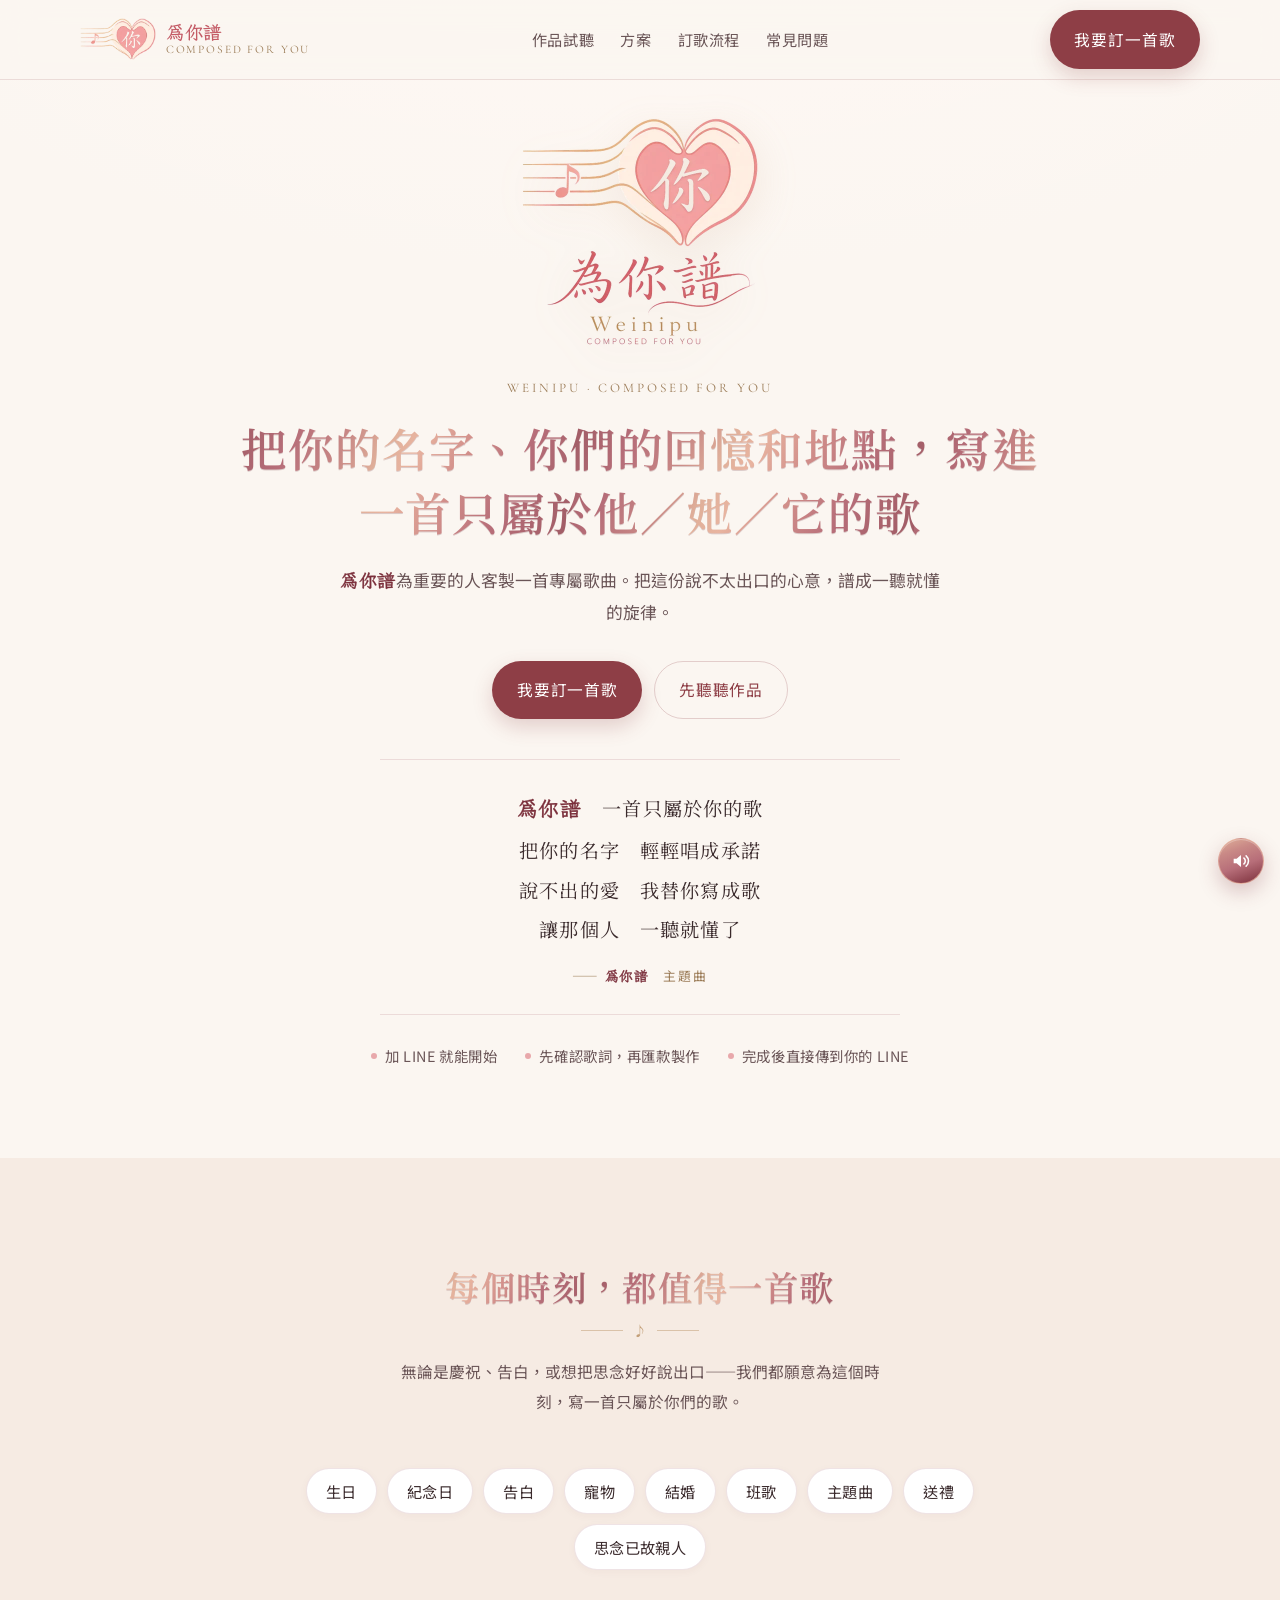
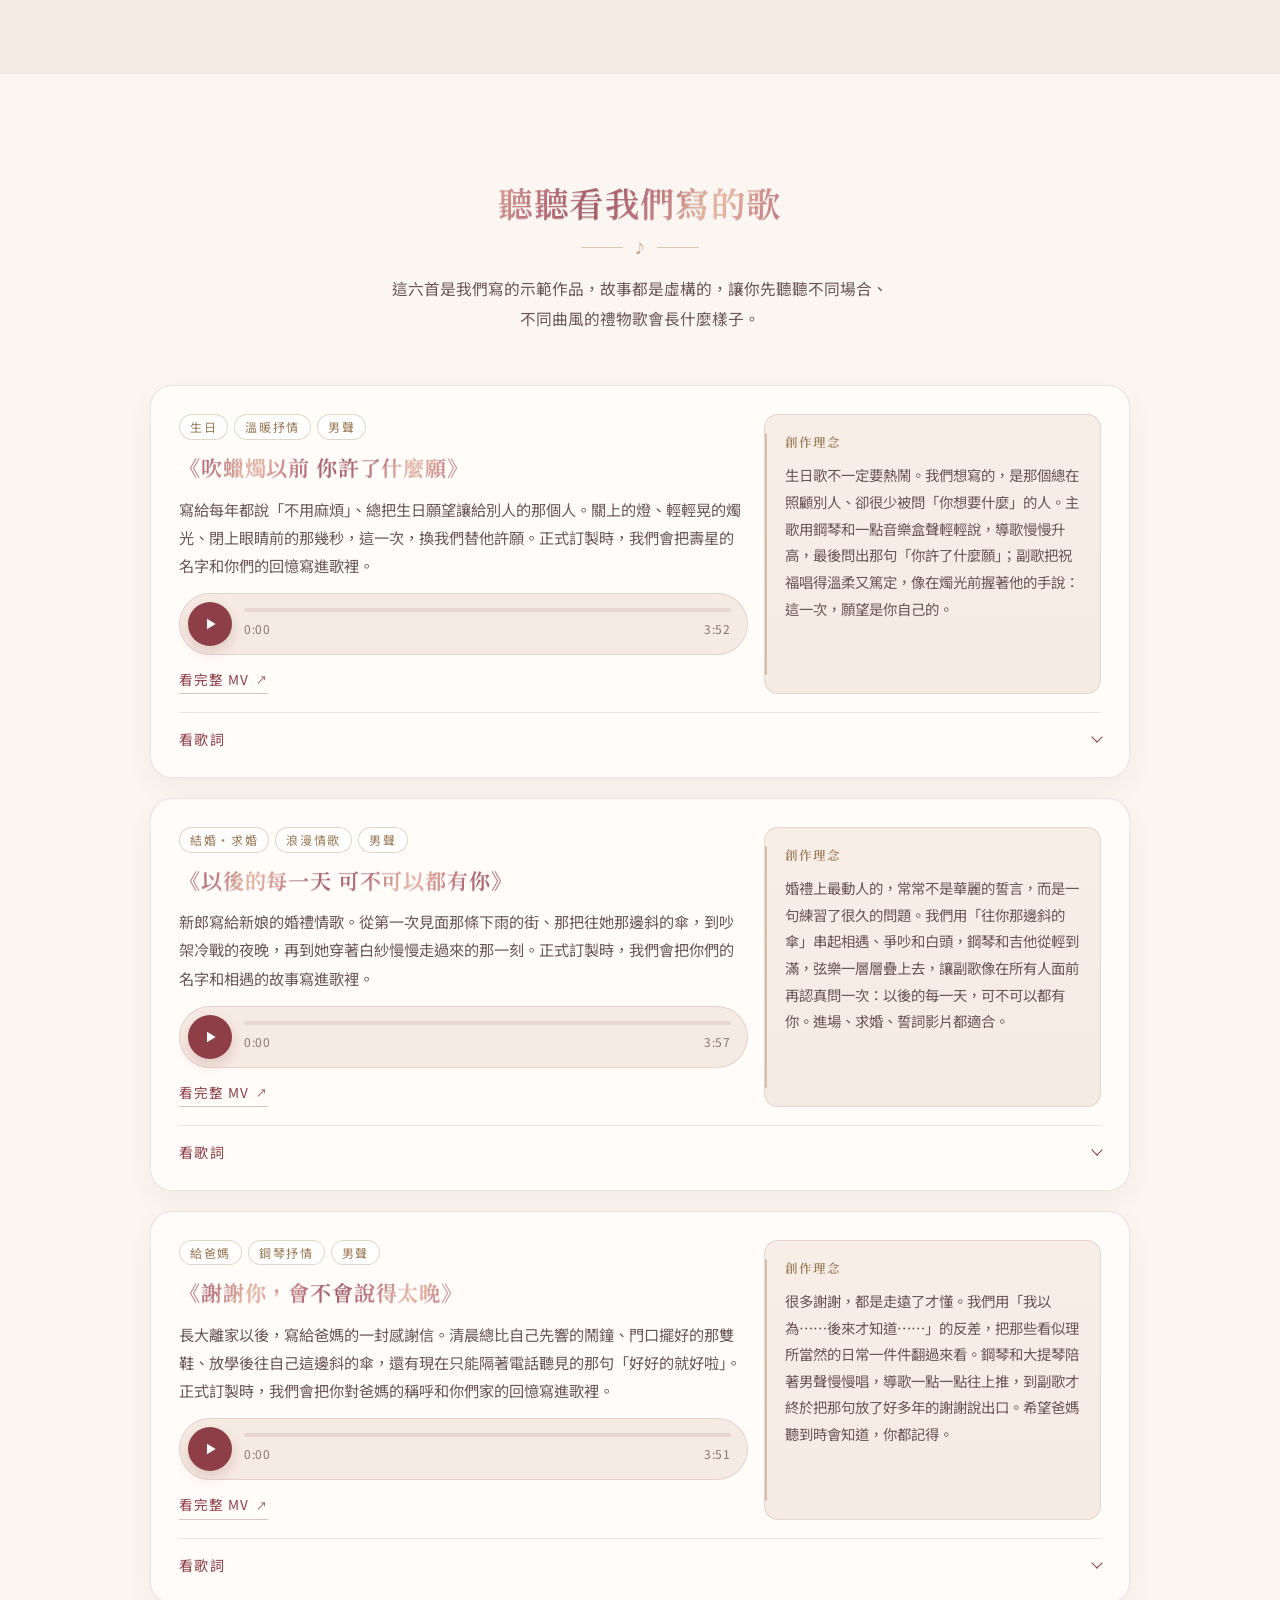
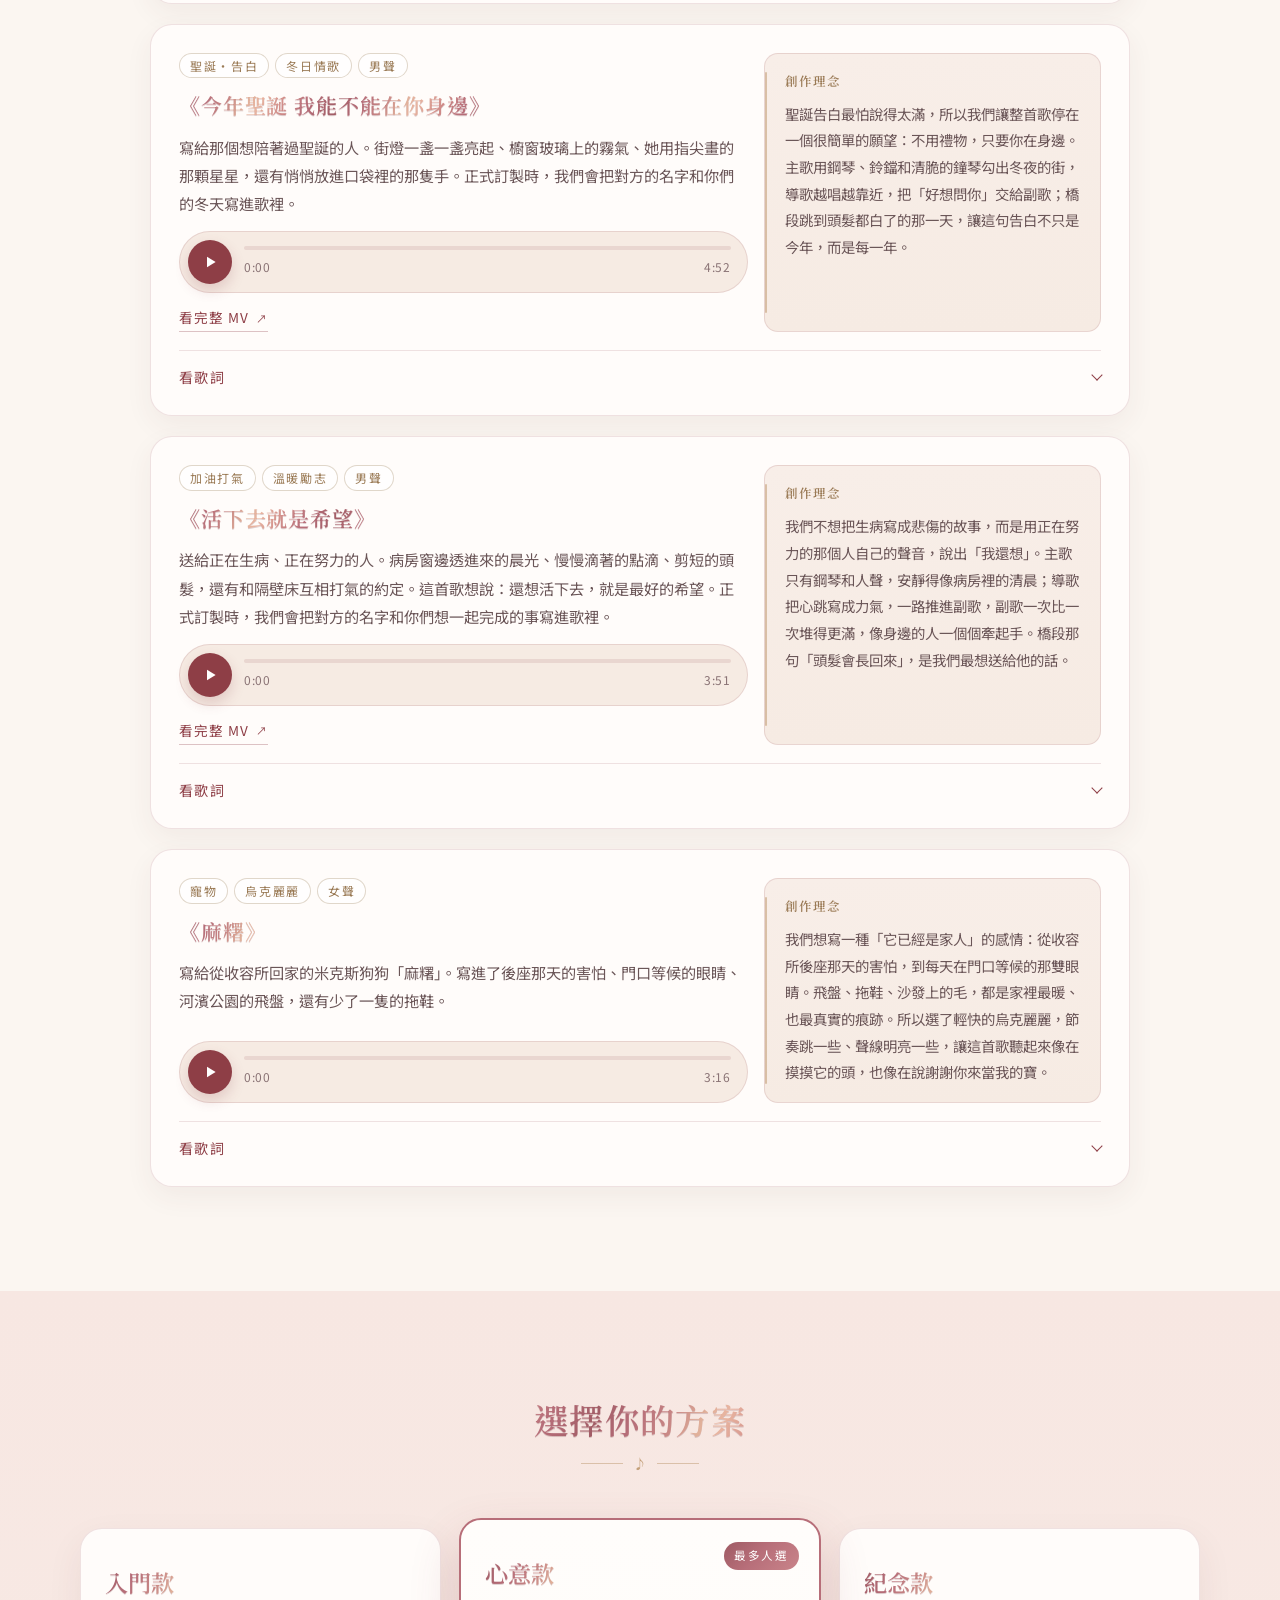
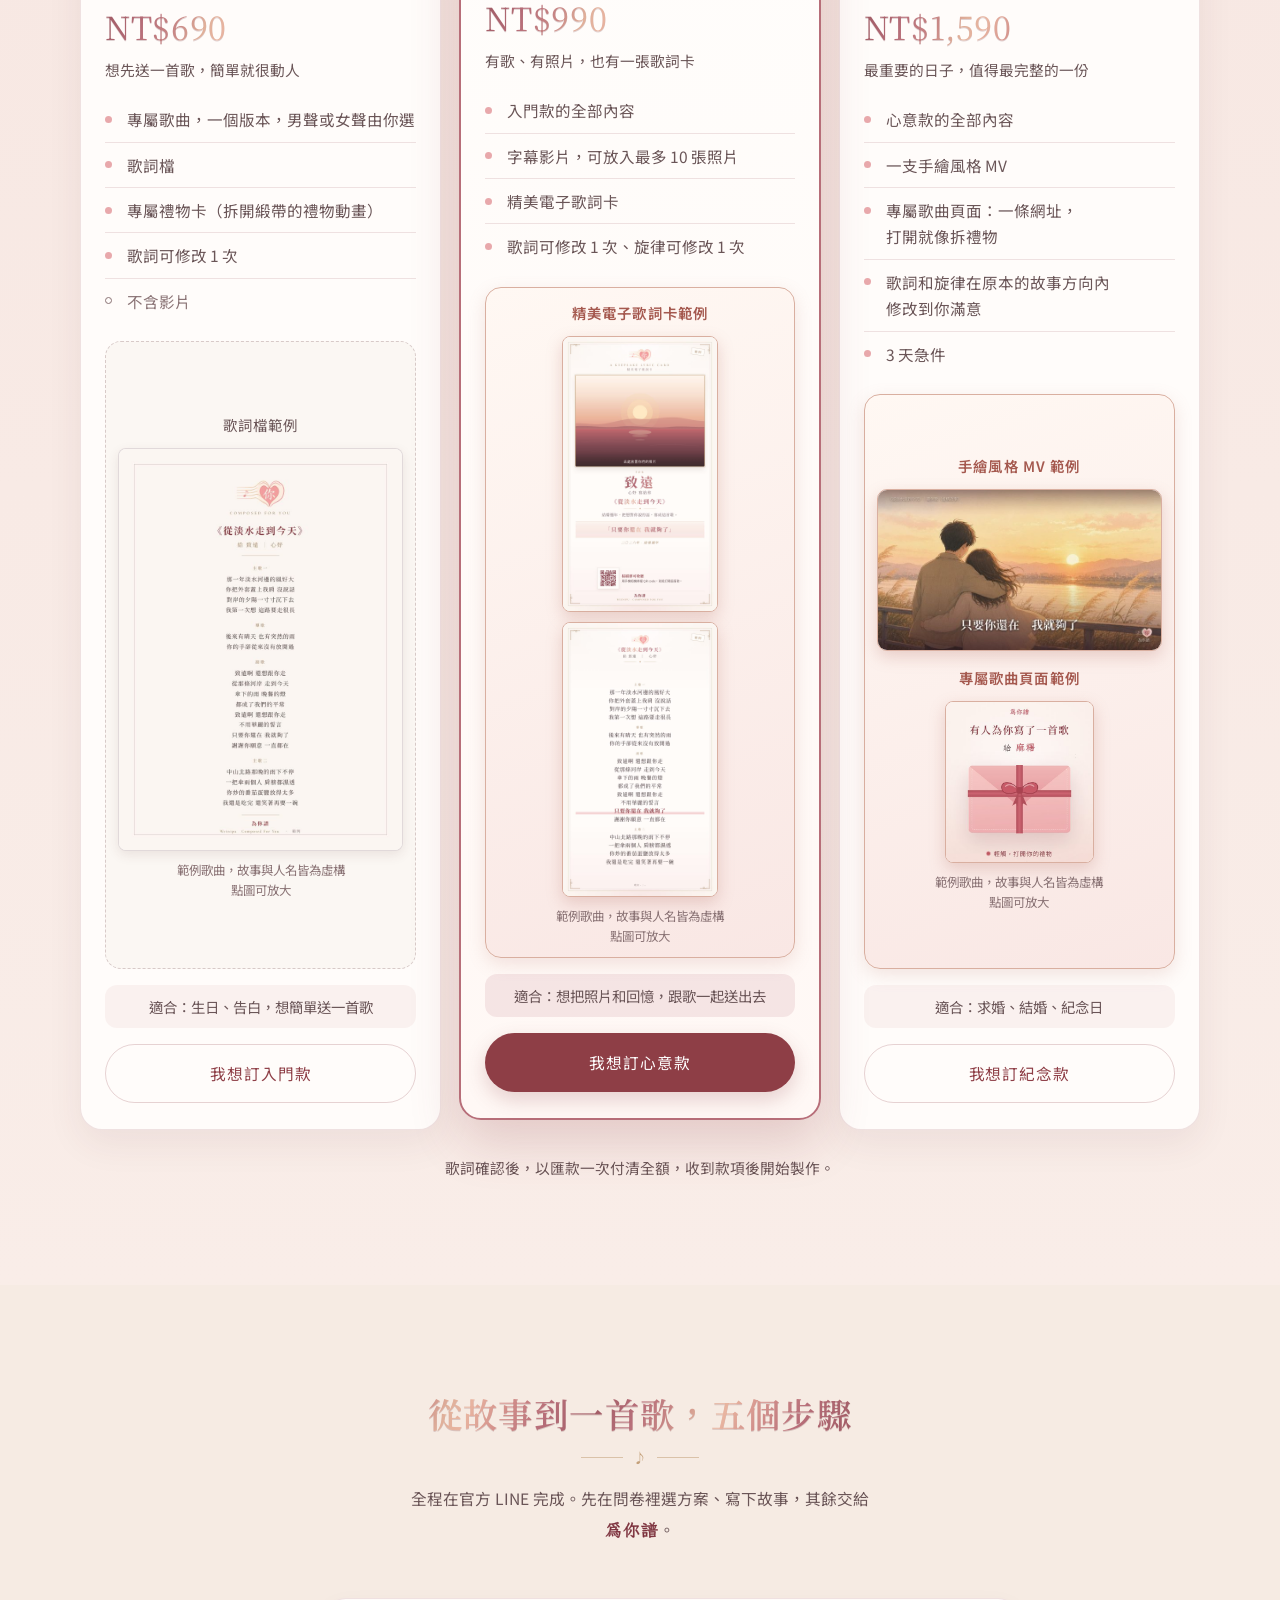
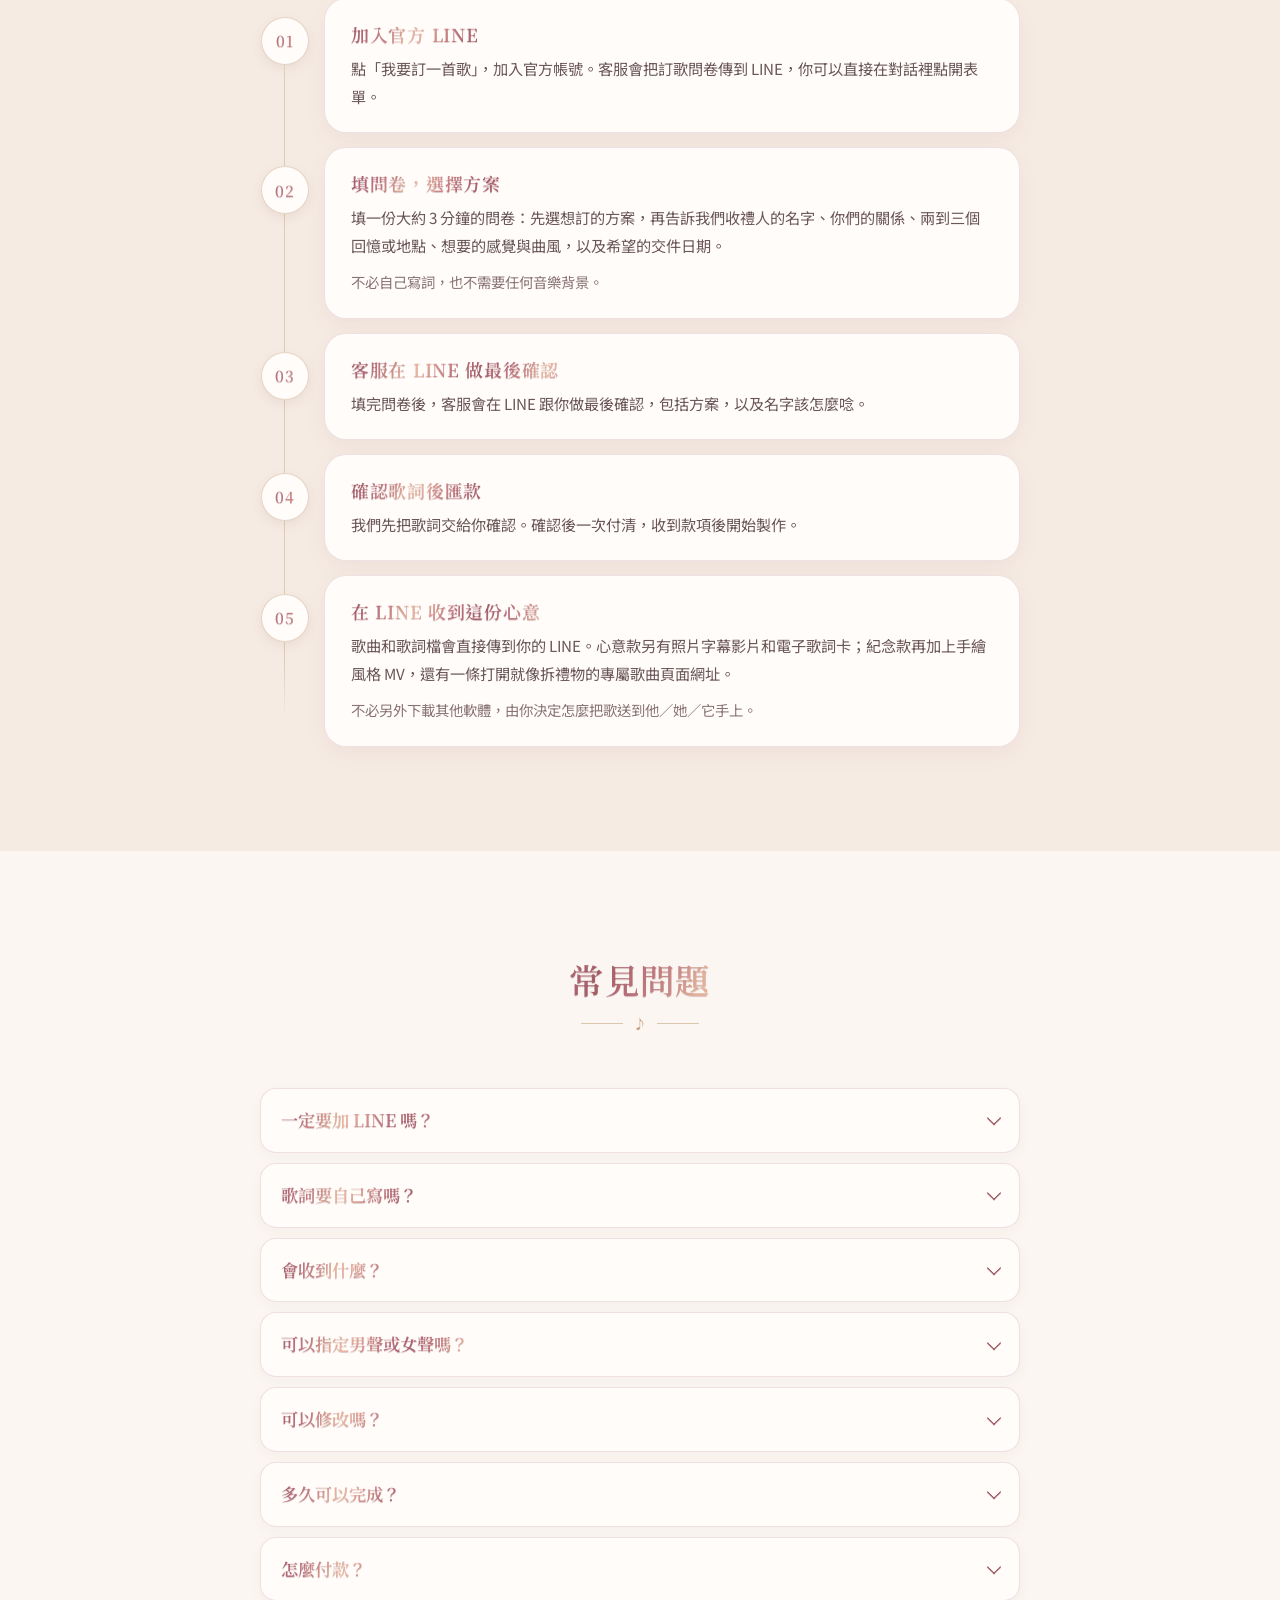
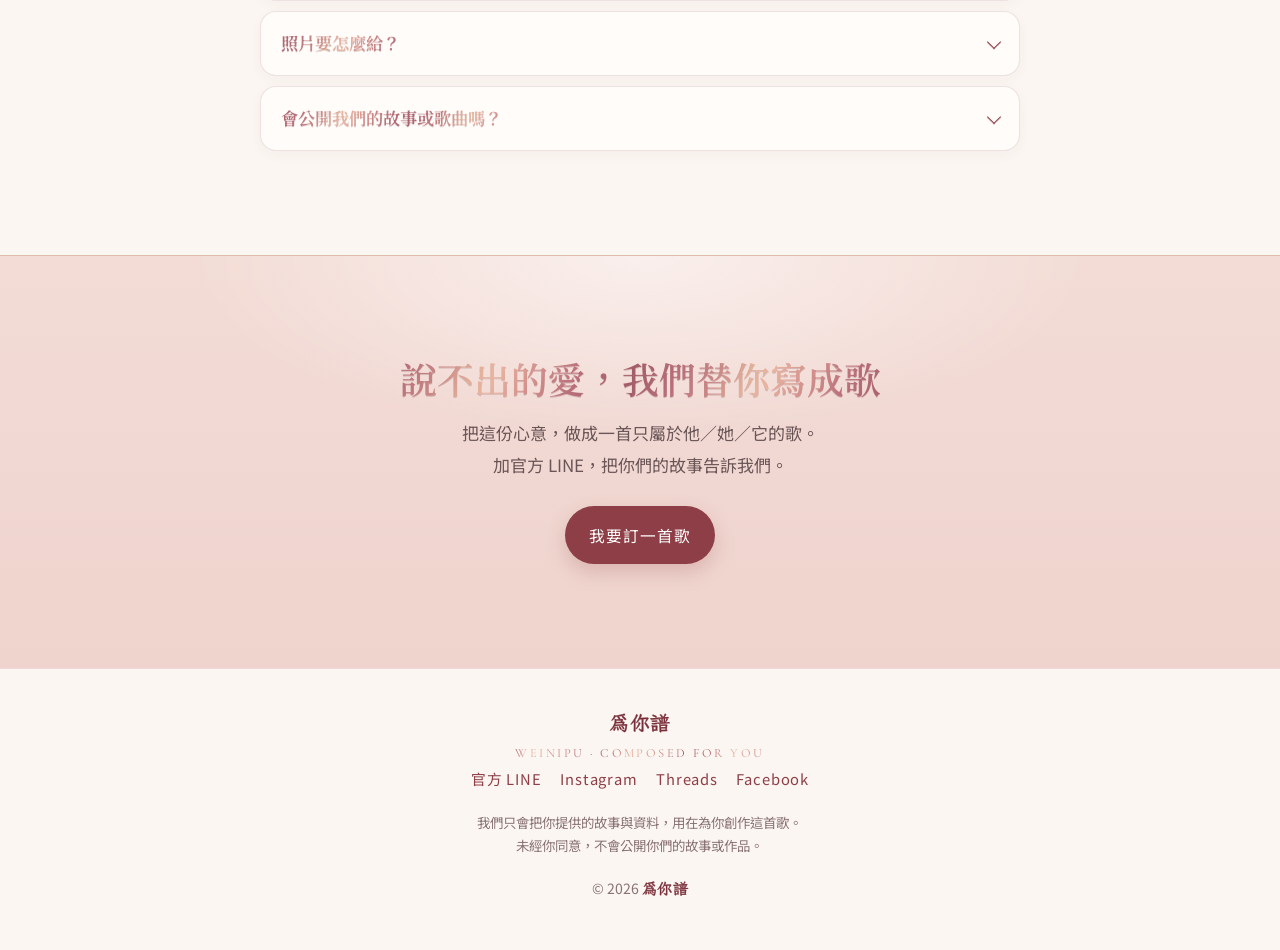
<file: index.html>
<!DOCTYPE html>
<html lang="zh-Hant">
<head>
  <meta charset="utf-8">
  <meta name="viewport" content="width=device-width, initial-scale=1">
  <!-- Google tag (gtag.js) -->
  <script async src="https://www.googletagmanager.com/gtag/js?id=G-ES0PZV06WK"></script>
  <script>
    window.dataLayer = window.dataLayer || [];
    function gtag(){dataLayer.push(arguments);}
    gtag('js', new Date());
    gtag('config', 'G-ES0PZV06WK');

    document.addEventListener('click', function (event) {
      var node = event.target;
      var link = node && node.closest ? node.closest('a[href]') : null;
      if (!link || !isLineAddLink(link)) return;
      gtag('event', 'line_click', {
        link_url: link.href,
        page_path: location.pathname + location.search,
        transport_type: 'beacon'
      });
    }, true);

    function isLineAddLink(link) {
      var raw = (link.getAttribute('href') || '').trim();
      if (/^line:/i.test(raw)) return true;
      var href = link.href || raw;
      if (/^line:/i.test(href)) return true;
      try {
        var host = new URL(href, location.href).hostname.toLowerCase().replace(/\.$/, '');
        return host === 'lin.ee' || host.endsWith('.lin.ee') || host === 'line.me' || host.endsWith('.line.me');
      } catch (err) {
        return false;
      }
    }
  </script>
  <title>為你譜 Weinipu｜把你們的故事寫成一首歌</title>
  <meta name="description" content="為你譜幫你把名字、回憶和地點寫成專屬客製化歌曲：生日歌、紀念日、告白、寵物、結婚、班歌都可以。歌曲和歌詞檔直接傳到 LINE。">
  <meta name="theme-color" content="#FBF6F1">
  <meta name="robots" content="index, follow, max-image-preview:large">
  <meta name="google-site-verification" content="-V5VmJopelmFEFTf4BnMR0x7PhURLmDRX3t3FFXEcac" />
  <link rel="canonical" href="https://want5513-boop.github.io/weinipu/">
  <link rel="icon" type="image/png" href="assets/favicon.png">
  <link rel="apple-touch-icon" href="assets/apple-touch-icon.png">
  <meta property="og:type" content="website">
  <meta property="og:locale" content="zh_TW">
  <meta property="og:site_name" content="為你譜 Weinipu">
  <meta property="og:title" content="為你譜 Weinipu｜把你們的故事寫成一首歌">
  <meta property="og:description" content="為你譜幫你把名字、回憶和地點寫成專屬客製化歌曲：生日歌、紀念日、告白、寵物、結婚、班歌都可以。歌曲和歌詞檔直接傳到 LINE。">
  <meta property="og:url" content="https://want5513-boop.github.io/weinipu/">
  <meta property="og:image" content="https://want5513-boop.github.io/weinipu/assets/og.jpg">
  <meta property="og:image:width" content="1200">
  <meta property="og:image:height" content="630">
  <meta property="og:image:alt" content="為你譜 Weinipu，把回憶寫成只屬於他／她／它的歌">
  <meta name="twitter:card" content="summary_large_image">
  <meta name="twitter:title" content="為你譜 Weinipu｜把你們的故事寫成一首歌">
  <meta name="twitter:description" content="為你譜幫你把名字、回憶和地點寫成專屬客製化歌曲：生日歌、紀念日、告白、寵物、結婚、班歌都可以。歌曲和歌詞檔直接傳到 LINE。">
  <meta name="twitter:image" content="https://want5513-boop.github.io/weinipu/assets/og.jpg">
  <link rel="preconnect" href="https://fonts.googleapis.com">
  <link rel="preconnect" href="https://fonts.gstatic.com" crossorigin>
  <link href="https://fonts.googleapis.com/css2?family=LXGW+WenKai+TC:wght@700&family=Cormorant+Garamond:ital,wght@0,500;0,600;1,500&family=Noto+Sans+TC:wght@400;500&family=Noto+Serif+TC:wght@500;600;700&display=swap" rel="stylesheet">
  <link rel="stylesheet" href="assets/style.css?v=20261127a">
  <!-- 玫瑰燙金試作稿：僅此檔使用，不影響 index.html -->
  <link rel="stylesheet" href="assets/style-rosegold.css?v=20261127a">
  <script type="application/ld+json">
  {
    "@context": "https://schema.org",
    "@graph": [
      {
        "@type": "ProfessionalService",
        "@id": "https://want5513-boop.github.io/weinipu/#org",
        "name": "為你譜",
        "alternateName": [
          "Weinipu",
          "Composed For You"
        ],
        "description": "為你譜幫你把名字、回憶和地點寫成專屬客製化歌曲：生日歌、紀念日、告白、寵物、結婚、班歌都可以。歌曲和歌詞檔直接傳到 LINE。",
        "url": "https://want5513-boop.github.io/weinipu/",
        "image": "https://want5513-boop.github.io/weinipu/assets/og.jpg",
        "logo": "https://want5513-boop.github.io/weinipu/assets/weinipu_mark.png",
        "areaServed": {
          "@type": "Country",
          "name": "TW"
        },
        "serviceType": "客製化歌曲",
        "inLanguage": "zh-Hant",
        "knowsAbout": [
          "客製化歌曲",
          "生日歌",
          "告白歌",
          "紀念日歌",
          "寵物歌",
          "婚禮歌曲",
          "班歌",
          "主題曲"
        ],
        "sameAs": [
          "https://www.facebook.com/weinipu.song",
          "https://www.instagram.com/weinipu_song/",
          "https://www.threads.net/@weinipu_song",
          "https://lin.ee/XaCESBb"
        ],
        "contactPoint": {
          "@type": "ContactPoint",
          "contactType": "customer service",
          "url": "https://lin.ee/XaCESBb",
          "availableLanguage": "zh-Hant"
        },
        "makesOffer": [
          {
            "@type": "Offer",
            "name": "入門款客製化歌曲",
            "url": "https://want5513-boop.github.io/weinipu/#plans",
            "availability": "https://schema.org/InStock"
          },
          {
            "@type": "Offer",
            "name": "心意款客製化歌曲",
            "url": "https://want5513-boop.github.io/weinipu/#plans",
            "availability": "https://schema.org/InStock"
          },
          {
            "@type": "Offer",
            "name": "紀念款客製化歌曲",
            "url": "https://want5513-boop.github.io/weinipu/#plans",
            "availability": "https://schema.org/InStock"
          }
        ]
      },
      {
        "@type": "WebSite",
        "@id": "https://want5513-boop.github.io/weinipu/#website",
        "url": "https://want5513-boop.github.io/weinipu/",
        "name": "為你譜 Weinipu",
        "inLanguage": "zh-Hant",
        "publisher": {
          "@id": "https://want5513-boop.github.io/weinipu/#org"
        }
      },
      {
        "@type": "FAQPage",
        "mainEntity": [
          {
            "@type": "Question",
            "name": "一定要加 LINE 嗎？",
            "acceptedAnswer": {
              "@type": "Answer",
              "text": "是。訂歌問卷、確認方案、確認歌詞、付款與交件都在官方 LINE 完成。網站與社群的訂歌按鈕都會帶你到同一個官方帳號，問卷也在對話裡點開。"
            }
          },
          {
            "@type": "Question",
            "name": "歌詞要自己寫嗎？",
            "acceptedAnswer": {
              "@type": "Answer",
              "text": "不用。在 LINE 點開問卷，先選想訂的方案，再告訴我們收禮人的名字、你們的關係、兩到三個回憶或地點、想要的感覺與曲風，以及希望的交件日期。歌詞由我們為你量身撰寫。填完後，客服會在 LINE 做最後確認，包括方案，以及名字該怎麼唸。"
            }
          },
          {
            "@type": "Question",
            "name": "會收到什麼？",
            "acceptedAnswer": {
              "@type": "Answer",
              "text": "依方案而定，全部都直接傳到你的 LINE。入門款會收到一個版本的歌曲音檔（MP3，男聲或女聲由你選）、歌詞檔和專屬禮物卡，不含影片。心意款再加上可放入最多 10 張照片的字幕影片（MP4）和精美電子歌詞卡。紀念款再加上一支手繪風格 MV，以及一個專屬歌曲頁面：一條網址，在 LINE 就能直接打開，有拆禮物的封面、歌詞跟著歌聲走的播放器、照片相簿和你想說的話。你不必另外下載其他軟體。"
            }
          },
          {
            "@type": "Question",
            "name": "可以指定男聲或女聲嗎？",
            "acceptedAnswer": {
              "@type": "Answer",
              "text": "可以。每個方案都是一個版本，男聲或女聲由你選。方案請先在問卷裡選擇，客服會在 LINE 做最後確認，並確認名字該怎麼唸。"
            }
          },
          {
            "@type": "Question",
            "name": "可以修改嗎？",
            "acceptedAnswer": {
              "@type": "Answer",
              "text": "依方案而定。入門款的歌詞可修改 1 次；心意款的歌詞和旋律各可修改 1 次；紀念款的歌詞和旋律在原本的故事方向內，可以修改到你滿意為止。若有其他需要，下單時可再向客服確認。"
            }
          },
          {
            "@type": "Question",
            "name": "多久可以完成？",
            "acceptedAnswer": {
              "@type": "Answer",
              "text": "完成時間依方案與當時檔期而定。紀念款享 3 天急件，從歌詞確認、付款完成、照片到齊後起算。實際交件日期會在填問卷、確認檔期後與你約定。"
            }
          },
          {
            "@type": "Question",
            "name": "怎麼付款？",
            "acceptedAnswer": {
              "@type": "Answer",
              "text": "歌詞確認後以匯款一次付清全額，收到款項後就開始製作。匯款資訊會由客服在 LINE 提供。"
            }
          },
          {
            "@type": "Question",
            "name": "照片要怎麼給？",
            "acceptedAnswer": {
              "@type": "Answer",
              "text": "心意款和紀念款的字幕影片可以放照片，最多 10 張，建議 5 到 10 張，不到 5 張也沒關係，我們一樣會好好排進影片裡。在 LINE 確認方案後，直接把照片傳給我們即可。紀念款的 3 天急件，從照片到齊後開始計算。入門款不含影片，不需要準備照片。"
            }
          },
          {
            "@type": "Question",
            "name": "會公開我們的故事或歌曲嗎？",
            "acceptedAnswer": {
              "@type": "Answer",
              "text": "不會。未經你同意，我們不會公開你們的故事、姓名或完成的歌曲。"
            }
          }
        ]
      }
    ]
  }
  </script>
</head>
<body class="theme-rosegold">
  <a class="skip-link" href="#main">跳到主要內容</a>

  <header class="site-header">
    <div class="header-inner">
      <a class="brand" href="#top" id="top">
        <picture>
          <source type="image/webp" srcset="assets/weinipu_mark.webp">
          <img src="assets/weinipu_mark.png" width="231" height="128" alt="為你譜">
        </picture>
        <span class="brand-text">
          <span class="brand-name">為你譜</span>
          <span class="brand-en">Composed For You</span>
        </span>
      </a>
      <nav class="nav" id="site-nav" aria-label="網站選單">
        <a href="#samples">作品試聽</a>
        <a href="#plans">方案</a>
        <a href="#process">訂歌流程</a>
        <a href="#faq">常見問題</a>
      </nav>
      <div class="header-cta">
        <a class="btn btn-primary js-order-link" href="https://lin.ee/XaCESBb" target="_blank" rel="noopener noreferrer">我要訂一首歌</a>
      </div>
      <button class="nav-toggle" type="button" aria-controls="site-nav" aria-expanded="false" aria-label="開啟選單">
        <span></span><span></span><span></span>
      </button>
    </div>
  </header>

  <main id="main">
    <section class="hero" aria-labelledby="hero-title">
      <div class="wrap">
        <picture>
          <source type="image/webp" srcset="assets/weinipu_logo.webp">
          <img class="hero-logo" src="assets/weinipu_logo.png" width="480" height="464" alt="為你譜 Weinipu，Composed For You">
        </picture>
        <p class="eyebrow">Weinipu  ·  Composed For You</p>
        <h1 id="hero-title">把你的名字、你們的回憶和地點，寫進一首只屬於<span class="nowrap">他／她／它</span>的歌</h1>
        <p class="hero-lead"><span class="wnp">為你譜</span>為重要的人客製一首專屬歌曲。把這份說不太出口的心意，譜成一聽就懂的旋律。</p>
        <div class="hero-actions">
          <a class="btn btn-primary js-order-link" href="https://lin.ee/XaCESBb" target="_blank" rel="noopener noreferrer">我要訂一首歌</a>
          <a class="btn btn-ghost" href="#samples">先聽聽作品</a>
        </div>
        <blockquote class="chorus">
          <p><span class="wnp">為你譜</span>　一首只屬於你的歌<br>把你的名字　輕輕唱成承諾<br>說不出的愛　我替你寫成歌<br>讓那個人　一聽就懂了</p>
          <cite>—— <span class="wnp">為你譜</span>　主題曲</cite>
        </blockquote>
        <ul class="promises">
          <li>加 LINE 就能開始</li>
          <li>先確認歌詞，再匯款製作</li>
          <li>完成後直接傳到你的 LINE</li>
        </ul>
      </div>
    </section>

    <section class="occasions" id="occasions" aria-labelledby="occasions-title">
      <div class="wrap">
        <div class="section-head">
          <h2 id="occasions-title">每個時刻，都值得一首歌</h2>
          <div class="flourish" aria-hidden="true"><span>♪</span></div>
          <p>無論是慶祝、告白，或想把思念好好說出口——我們都願意為這個時刻，寫一首只屬於你們的歌。</p>
        </div>
        <div class="chips" role="group" aria-label="選擇場合">
          <button type="button" class="chip" aria-pressed="false" data-line="壽星最大！讓我們把說不完的祝福，唱成一首只屬於今天的歌。">生日</button>
          <button type="button" class="chip" aria-pressed="false" data-line="還記得那天嗎？讓我們把走過的路，唱成一首只屬於你們的歌。">紀念日</button>
          <button type="button" class="chip" aria-pressed="false" data-line="緊張嗎？讓我們幫你唱出來，成功率大增！">告白</button>
          <button type="button" class="chip" aria-pressed="false" data-line="尾巴是不是又搖起來了？讓我們把對它的喜歡，編成一首只屬於你們的歌。">寵物</button>
          <button type="button" class="chip" aria-pressed="false" data-line="最美的誓言，不必只寫在紙上。讓我們把它唱成你們的結婚主題曲。">結婚</button>
          <button type="button" class="chip" aria-pressed="false" data-line="這屆最難忘的聲音，從這裡開始。讓我們寫一首只屬於你們班的歌。">班歌</button>
          <button type="button" class="chip" aria-pressed="false" data-line="每一段故事都該有自己的主題曲。把想法告訴我們，我們來為你譜。">主題曲</button>
          <button type="button" class="chip" aria-pressed="false" data-line="不知道送什麼？一首只屬於他／她的歌，比什麼都記得住。">送禮</button>
          <button type="button" class="chip" aria-pressed="false" data-line="有些想念，值得被好好安放。我們會用溫柔的方式，把想對他／她說的話寫成歌。">思念已故親人</button>
        </div>
        <div class="chip-note" hidden>
          <div class="chip-note-card">
            <p class="chip-note-text" role="status" aria-live="polite"></p>
            <a class="chip-note-cta" href="#plans">為這個時刻訂一首</a>
          </div>
        </div>
      </div>
    </section>

    <section class="samples" id="samples" aria-labelledby="samples-title">
      <div class="wrap">
        <div class="section-head">
          <h2 id="samples-title">聽聽看我們寫的歌</h2>
          <div class="flourish" aria-hidden="true"><span>♪</span></div>
          <p>這六首是我們寫的示範作品，故事都是虛構的，讓你先聽聽不同場合、不同曲風的禮物歌會長什麼樣子。</p>
        </div>

        <div class="samples-grid">
          <article class="sample">
            <div class="sample-main">
              <div class="sample-top">
                <span class="sample-tag">生日</span>
                <span class="sample-tag">溫暖抒情</span>
                <span class="sample-tag">男聲</span>
              </div>
              <h3>《吹蠟燭以前 你許了什麼願》</h3>
              <p class="sample-story">寫給每年都說「不用麻煩」、總把生日願望讓給別人的那個人。關上的燈、輕輕晃的燭光、閉上眼睛前的那幾秒，這一次，換我們替他許願。正式訂製時，我們會把壽星的名字和你們的回憶寫進歌裡。</p>
              <div class="player" data-title="吹蠟燭以前 你許了什麼願">
                <audio preload="none">
                  <source src="assets/samples/birthday-wish.mp3" type="audio/mpeg">
                </audio>
                <button type="button" class="play-btn" aria-label="播放《吹蠟燭以前 你許了什麼願》">
                  <svg class="icon-play" viewBox="0 0 24 24" aria-hidden="true"><path d="M8 5.14v13.72L19.5 12 8 5.14z"/></svg>
                  <svg class="icon-pause" viewBox="0 0 24 24" aria-hidden="true"><path d="M7 5h3.5v14H7V5zm6.5 0H17v14h-3.5V5z"/></svg>
                </button>
                <div class="player-ui">
                  <div class="player-bar" role="presentation"><span class="player-progress"></span></div>
                  <div class="player-time">
                    <span data-elapsed>0:00</span>
                    <span class="player-status"></span>
                    <span data-duration>3:52</span>
                  </div>
                </div>
              </div>
              <a class="sample-mv" href="https://youtu.be/Byo2zWymSdk" target="_blank" rel="noopener noreferrer">看完整 MV</a>
            </div>
            <aside class="sample-concept">
              <h4 class="sample-concept-title">創作理念</h4>
              <p>生日歌不一定要熱鬧。我們想寫的，是那個總在照顧別人、卻很少被問「你想要什麼」的人。主歌用鋼琴和一點音樂盒聲輕輕說，導歌慢慢升高，最後問出那句「你許了什麼願」；副歌把祝福唱得溫柔又篤定，像在燭光前握著他的手說：這一次，願望是你自己的。</p>
            </aside>
            <details class="sample-lyrics">
              <summary>看歌詞</summary>
              <div class="sample-lyrics-body">每年這一天 你總說 別太認真
燈一關 你又笑得 像孩子一樣天真
我以為你 什麼都不缺 也不等
後來才知道 你許的願 全給了別人

燭光在你眼裡 輕輕地晃
我看見你 藏起的疲倦和逞強
那些你沒說出口的願望
這一次 我想問

吹蠟燭以前 你許了什麼願
這一次 別再只為別人的明天
生日快樂 讓燭光再亮一點
你的願望 換我替你實現

你記得 我們每一個生日
卻忘了 自己也值得 被捧在手心裡
我以為 你什麼都不需要
後來才知道 你只想 有人記得你

所以今天 換我把燈關上
換我唱歌 換我為你鼓掌
你別再說 不用這樣
閉上眼睛 我問

吹蠟燭以前 你許了什麼願
這一次 別再只為別人的明天
生日快樂 讓燭光再亮一點
你的願望 換我替你實現

如果願望 只能許三個
第一個 給你平安快樂
第二個 讓你被好好愛著
第三個 留給你自己 好嗎

吹蠟燭以前 你許了什麼願
這一次 別再只為別人的明天
生日快樂 讓燭光再亮一點
你的願望 換我替你實現

生日快樂
這一次 願望是你自己的</div>
            </details>
          </article>
          <article class="sample">
            <div class="sample-main">
              <div class="sample-top">
                <span class="sample-tag">結婚・求婚</span>
                <span class="sample-tag">浪漫情歌</span>
                <span class="sample-tag">男聲</span>
              </div>
              <h3>《以後的每一天 可不可以都有你》</h3>
              <p class="sample-story">新郎寫給新娘的婚禮情歌。從第一次見面那條下雨的街、那把往她那邊斜的傘，到吵架冷戰的夜晚，再到她穿著白紗慢慢走過來的那一刻。正式訂製時，我們會把你們的名字和相遇的故事寫進歌裡。</p>
              <div class="player" data-title="以後的每一天 可不可以都有你">
                <audio preload="none">
                  <source src="assets/samples/wedding-everyday.mp3" type="audio/mpeg">
                </audio>
                <button type="button" class="play-btn" aria-label="播放《以後的每一天 可不可以都有你》">
                  <svg class="icon-play" viewBox="0 0 24 24" aria-hidden="true"><path d="M8 5.14v13.72L19.5 12 8 5.14z"/></svg>
                  <svg class="icon-pause" viewBox="0 0 24 24" aria-hidden="true"><path d="M7 5h3.5v14H7V5zm6.5 0H17v14h-3.5V5z"/></svg>
                </button>
                <div class="player-ui">
                  <div class="player-bar" role="presentation"><span class="player-progress"></span></div>
                  <div class="player-time">
                    <span data-elapsed>0:00</span>
                    <span class="player-status"></span>
                    <span data-duration>3:57</span>
                  </div>
                </div>
              </div>
              <a class="sample-mv" href="https://youtu.be/b44CyGSqQ5s" target="_blank" rel="noopener noreferrer">看完整 MV</a>
            </div>
            <aside class="sample-concept">
              <h4 class="sample-concept-title">創作理念</h4>
              <p>婚禮上最動人的，常常不是華麗的誓言，而是一句練習了很久的問題。我們用「往你那邊斜的傘」串起相遇、爭吵和白頭，鋼琴和吉他從輕到滿，弦樂一層層疊上去，讓副歌像在所有人面前再認真問一次：以後的每一天，可不可以都有你。進場、求婚、誓詞影片都適合。</p>
            </aside>
            <details class="sample-lyrics">
              <summary>看歌詞</summary>
              <div class="sample-lyrics-body">第一次見你 是在下雨的街
你把傘 往我這邊斜了一些
我以為那只是 剛好的遇見
後來才知道 是我一生的起點

今天你穿著白紗 慢慢走向我
燈光那麼亮 我只看見你的輪廓
你握住我的手 輕輕地哆嗦
我練習了好久 這一句

以後的每一天 可不可以都有你
醒來的第一眼 睡前的最後一句
把你的名字 寫進我每一個明天裡
走多遠都不怕 只要你在這裡

我們也吵過 也冷戰到天亮
你轉過身 背影比夜更長
我以為愛 要說得多漂亮
後來才知道 是你一直在身旁

今天所有人 都在為我們鼓掌
你的眼淚 落在我的肩膀
我不會說 太好聽的願望
我只想 再問一次

以後的每一天 可不可以都有你
醒來的第一眼 睡前的最後一句
把你的名字 寫進我每一個明天裡
走多遠都不怕 只要你在這裡

如果有一天 我們都老了
腳步慢了 好多事也忘了
下雨的時候 換我為你撐傘
往你那邊斜 一輩子都不嫌晚

以後的每一天 可不可以都有你
醒來的第一眼 睡前的最後一句
把你的名字 寫進我每一個明天裡
走多遠都不怕 只要你在這裡

以後的每一天
都有你</div>
            </details>
          </article>
          <article class="sample">
            <div class="sample-main">
              <div class="sample-top">
                <span class="sample-tag">給爸媽</span>
                <span class="sample-tag">鋼琴抒情</span>
                <span class="sample-tag">男聲</span>
              </div>
              <h3>《謝謝你，會不會說得太晚》</h3>
              <p class="sample-story">長大離家以後，寫給爸媽的一封感謝信。清晨總比自己先響的鬧鐘、門口擺好的那雙鞋、放學後往自己這邊斜的傘，還有現在只能隔著電話聽見的那句「好好的就好啦」。正式訂製時，我們會把你對爸媽的稱呼和你們家的回憶寫進歌裡。</p>
              <div class="player" data-title="謝謝你，會不會說得太晚">
                <audio preload="none">
                  <source src="assets/samples/thanks-parents.mp3" type="audio/mpeg">
                </audio>
                <button type="button" class="play-btn" aria-label="播放《謝謝你，會不會說得太晚》">
                  <svg class="icon-play" viewBox="0 0 24 24" aria-hidden="true"><path d="M8 5.14v13.72L19.5 12 8 5.14z"/></svg>
                  <svg class="icon-pause" viewBox="0 0 24 24" aria-hidden="true"><path d="M7 5h3.5v14H7V5zm6.5 0H17v14h-3.5V5z"/></svg>
                </button>
                <div class="player-ui">
                  <div class="player-bar" role="presentation"><span class="player-progress"></span></div>
                  <div class="player-time">
                    <span data-elapsed>0:00</span>
                    <span class="player-status"></span>
                    <span data-duration>3:51</span>
                  </div>
                </div>
              </div>
              <a class="sample-mv" href="https://youtu.be/TJw77p5iLRo" target="_blank" rel="noopener noreferrer">看完整 MV</a>
            </div>
            <aside class="sample-concept">
              <h4 class="sample-concept-title">創作理念</h4>
              <p>很多謝謝，都是走遠了才懂。我們用「我以為……後來才知道……」的反差，把那些看似理所當然的日常一件件翻過來看。鋼琴和大提琴陪著男聲慢慢唱，導歌一點一點往上推，到副歌才終於把那句放了好多年的謝謝說出口。希望爸媽聽到時會知道，你都記得。</p>
            </aside>
            <details class="sample-lyrics">
              <summary>看歌詞</summary>
              <div class="sample-lyrics-body">清晨的鬧鐘 總比我先響
門口的鞋子 被擺成一雙
我以為天亮 是理所當然
後來才知道 是你先點亮了燈光

小時候的雨 下在放學後
你的傘 總往我這邊斜走
我以為你 不怕淋濕肩頭
後來才知道 你只是不說出口

你從不說累 只說沒關係
把風雨 都折進你的外套裡
我看著你的背影 越來越低
才發現 有些話不能再藏在心裡

謝謝你 會不會說得太晚
這句話 我練習了好多年
你把青春 換成我的平安
我卻總在 走遠了才懂回看
謝謝你 不是只在這一天
是每個 你沒說出口的晚安
如果時間 能慢一點 再慢一點
換我陪你 把路走完

那些我嫌你嘮叨的話
現在想聽 卻隔著電話
你說 好好的就好啦
我轉過身 眼淚先落下

謝謝你 會不會說得太晚
這句話 我練習了好多年
你把青春 換成我的平安
我卻總在 走遠了才懂回看
謝謝你 不是只在這一天
是每個 你沒說出口的晚安
如果時間 能慢一點 再慢一點
換我陪你 把路走完

謝謝你 這一次
我不想再說得太晚</div>
            </details>
          </article>
          <article class="sample">
            <div class="sample-main">
              <div class="sample-top">
                <span class="sample-tag">聖誕・告白</span>
                <span class="sample-tag">冬日情歌</span>
                <span class="sample-tag">男聲</span>
              </div>
              <h3>《今年聖誕 我能不能在你身邊》</h3>
              <p class="sample-story">寫給那個想陪著過聖誕的人。街燈一盞一盞亮起、櫥窗玻璃上的霧氣、她用指尖畫的那顆星星，還有悄悄放進口袋裡的那隻手。正式訂製時，我們會把對方的名字和你們的冬天寫進歌裡。</p>
              <div class="player" data-title="今年聖誕 我能不能在你身邊">
                <audio preload="none">
                  <source src="assets/samples/christmas.mp3" type="audio/mpeg">
                </audio>
                <button type="button" class="play-btn" aria-label="播放《今年聖誕 我能不能在你身邊》">
                  <svg class="icon-play" viewBox="0 0 24 24" aria-hidden="true"><path d="M8 5.14v13.72L19.5 12 8 5.14z"/></svg>
                  <svg class="icon-pause" viewBox="0 0 24 24" aria-hidden="true"><path d="M7 5h3.5v14H7V5zm6.5 0H17v14h-3.5V5z"/></svg>
                </button>
                <div class="player-ui">
                  <div class="player-bar" role="presentation"><span class="player-progress"></span></div>
                  <div class="player-time">
                    <span data-elapsed>0:00</span>
                    <span class="player-status"></span>
                    <span data-duration>4:52</span>
                  </div>
                </div>
              </div>
              <a class="sample-mv" href="https://youtu.be/CAN--t9zh4k" target="_blank" rel="noopener noreferrer">看完整 MV</a>
            </div>
            <aside class="sample-concept">
              <h4 class="sample-concept-title">創作理念</h4>
              <p>聖誕告白最怕說得太滿，所以我們讓整首歌停在一個很簡單的願望：不用禮物，只要你在身邊。主歌用鋼琴、鈴鐺和清脆的鐘琴勾出冬夜的街，導歌越唱越靠近，把「好想問你」交給副歌；橋段跳到頭髮都白了的那一天，讓這句告白不只是今年，而是每一年。</p>
            </aside>
            <details class="sample-lyrics">
              <summary>看歌詞</summary>
              <div class="sample-lyrics-body">街角的燈 一盞一盞亮起
櫥窗的玻璃 起了一層霧氣
你用指尖 畫了一顆星星
說這樣 願望就不會被忘記

我以為冬天 只剩寒冷的空氣
後來才知道 是為了讓我靠近你
風吹過來 你把手放進我的口袋裡
我握緊了 好想問你
好想問你

今年聖誕 我能不能在你身邊
不用禮物 只要你笑著出現
把你的手 握成我的冬天
把想說的話 慢慢說給你聽見
今年聖誕 我能不能在你身邊
陪你數著 街燈一盞一盞
如果願望 真的能被聽見
我只想許 每一年 都是這一天

去年的此刻 我還一個人走
耳機裡的歌 唱著別人的溫柔
我以為幸福 都在別人的手
後來才知道 那只是還沒遇見你的時候

你說你怕冷 也怕人群太擁擠
我就想做你 擋風的那一面牆壁
當鐘聲響起 光落進你的眼睛
我鼓起勇氣 只想問你
只想問你

今年聖誕 我能不能在你身邊
不用禮物 只要你笑著出現
把你的手 握成我的冬天
把想說的話 慢慢說給你聽見
今年聖誕 我能不能在你身邊
陪你數著 街燈一盞一盞
如果願望 真的能被聽見
我只想許 每一年 都是這一天

如果有一天 頭髮都白了
街上的歌 也換了好幾首了
我還是會 把圍巾分你一半
牽著你 走回第一個聖誕

今年聖誕 我能不能在你身邊
不用禮物 只要你笑著出現
把你的手 握成我的冬天
把想說的話 慢慢說給你聽見
今年聖誕 我能不能在你身邊
陪你數著 街燈一盞一盞
如果願望 真的能被聽見
我只想許 每一年 都是這一天

今年聖誕
我想在你身邊</div>
            </details>
          </article>
          <article class="sample">
            <div class="sample-main">
              <div class="sample-top">
                <span class="sample-tag">加油打氣</span>
                <span class="sample-tag">溫暖勵志</span>
                <span class="sample-tag">男聲</span>
              </div>
              <h3>《活下去就是希望》</h3>
              <p class="sample-story">送給正在生病、正在努力的人。病房窗邊透進來的晨光、慢慢滴著的點滴、剪短的頭髮，還有和隔壁床互相打氣的約定。這首歌想說：還想活下去，就是最好的希望。正式訂製時，我們會把對方的名字和你們想一起完成的事寫進歌裡。</p>
              <div class="player" data-title="活下去就是希望">
                <audio preload="none">
                  <source src="assets/samples/cheer-hope.mp3" type="audio/mpeg">
                </audio>
                <button type="button" class="play-btn" aria-label="播放《活下去就是希望》">
                  <svg class="icon-play" viewBox="0 0 24 24" aria-hidden="true"><path d="M8 5.14v13.72L19.5 12 8 5.14z"/></svg>
                  <svg class="icon-pause" viewBox="0 0 24 24" aria-hidden="true"><path d="M7 5h3.5v14H7V5zm6.5 0H17v14h-3.5V5z"/></svg>
                </button>
                <div class="player-ui">
                  <div class="player-bar" role="presentation"><span class="player-progress"></span></div>
                  <div class="player-time">
                    <span data-elapsed>0:00</span>
                    <span class="player-status"></span>
                    <span data-duration>3:51</span>
                  </div>
                </div>
              </div>
              <a class="sample-mv" href="https://youtu.be/wTZKdRaJa6I" target="_blank" rel="noopener noreferrer">看完整 MV</a>
            </div>
            <aside class="sample-concept">
              <h4 class="sample-concept-title">創作理念</h4>
              <p>我們不想把生病寫成悲傷的故事，而是用正在努力的那個人自己的聲音，說出「我還想」。主歌只有鋼琴和人聲，安靜得像病房裡的清晨；導歌把心跳寫成力氣，一路推進副歌，副歌一次比一次堆得更滿，像身邊的人一個個牽起手。橋段那句「頭髮會長回來」，是我們最想送給他的話。</p>
            </aside>
            <details class="sample-lyrics">
              <summary>看歌詞</summary>
              <div class="sample-lyrics-body">病房的窗 透進一點晨曦
點滴很慢 陪我數著呼吸
剪短了頭髮 我對鏡子說 沒關係
這一次 我想好好愛自己

我以為 我會怕得一直哭泣
後來才知道 眼淚也是力氣
心跳還在 一下一下 那麼用力
它在說 我還想

活下去 就是希望
哪怕只剩 一點點光
要堅強 別讓眼淚 模糊了方向
每一次心跳 都在替我 把明天點亮
就算夜 再漫長
我也要 撐到 看見曙光
要堅強 牽著手 走向遠方
活下去 就是希望

隔壁床的你 也在偷偷打氣
我們約好了 一起回到青春裡

如果你也 醒在某個夜裡
數著天花板 不敢睡去
請你記得 這世界還有人在等你
等你說 你還想

活下去 就是希望
哪怕只剩 一點點光
要堅強 別讓眼淚 模糊了方向
每一次心跳 都在替我 把明天點亮
就算夜 再漫長
我也要 撐到 看見曙光
要堅強 牽著手 走向遠方
活下去 就是希望

頭髮會長回來
春天會再回來
我也會 回來

活下去 就是希望
哪怕只剩 一點點光
要堅強 別讓眼淚 模糊了方向
每一次心跳 都在替我 把明天點亮
就算夜 再漫長
我也要 撐到 看見曙光
要堅強 牽著手 走向遠方
活下去 就是希望

天 亮了
我還在</div>
            </details>
          </article>
          <article class="sample">
            <div class="sample-main">
              <div class="sample-top">
                <span class="sample-tag">寵物</span>
                <span class="sample-tag">烏克麗麗</span>
                <span class="sample-tag">女聲</span>
              </div>
              <h3>《麻糬》</h3>
              <p class="sample-story">寫給從收容所回家的米克斯狗狗「麻糬」。寫進了後座那天的害怕、門口等候的眼睛、河濱公園的飛盤，還有少了一隻的拖鞋。</p>
              <div class="player" data-title="麻糬">
                <audio preload="none">
                  <source src="assets/samples/mochi.mp3" type="audio/mpeg">
                </audio>
                <button type="button" class="play-btn" aria-label="播放《麻糬》">
                  <svg class="icon-play" viewBox="0 0 24 24" aria-hidden="true"><path d="M8 5.14v13.72L19.5 12 8 5.14z"/></svg>
                  <svg class="icon-pause" viewBox="0 0 24 24" aria-hidden="true"><path d="M7 5h3.5v14H7V5zm6.5 0H17v14h-3.5V5z"/></svg>
                </button>
                <div class="player-ui">
                  <div class="player-bar" role="presentation"><span class="player-progress"></span></div>
                  <div class="player-time">
                    <span data-elapsed>0:00</span>
                    <span class="player-status"></span>
                    <span data-duration>3:16</span>
                  </div>
                </div>
              </div>
            </div>
            <aside class="sample-concept">
              <h4 class="sample-concept-title">創作理念</h4>
              <p>我們想寫一種「它已經是家人」的感情：從收容所後座那天的害怕，到每天在門口等候的那雙眼睛。飛盤、拖鞋、沙發上的毛，都是家裡最暖、也最真實的痕跡。所以選了輕快的烏克麗麗，節奏跳一些、聲線明亮一些，讓這首歌聽起來像在摸摸它的頭，也像在說謝謝你來當我的寶。</p>
            </aside>
            <details class="sample-lyrics">
              <summary>看歌詞</summary>
              <div class="sample-lyrics-body">那天把你從收容所抱出來
你縮在後座 不敢看我一眼
我輕聲叫你 麻糬 麻糬
你的尾巴 慢慢搖了一下

現在的你比誰都還勇敢
門口那雙眼睛 比燈還亮

麻糬 我的麻糬
你是家裡最暖的那一團
拖鞋少一隻 沙發有你的毛
只要你衝來接我 就什麼都好
麻糬 我的麻糬
河濱公園是你的王國
飛盤丟多遠 你都肯為我跑
謝謝你來當 我的寶

下雨天你把下巴靠在我腳邊
電視播什麼 你都只看著我
鄰居都認識你的迎接禮
先衝一小段 再轉一個圈

麻糬 我的麻糬
你是家裡最暖的那一團
拖鞋少一隻 沙發有你的毛
只要你衝來接我 就什麼都好
麻糬 我的麻糬
河濱公園是你的王國
飛盤丟多遠 你都肯為我跑
謝謝你來當 我的寶

如果還有下一次
我還要當你的家
你不用等太久
出門了 我一定回來

麻糬 我的麻糬
你是家裡最暖的那一團
拖鞋少一隻 沙發有你的毛
只要你衝來接我 就什麼都好
麻糬 我的麻糬
願你每天都睡得香甜
飛盤會再丟 我也會再回來
謝謝你來當 我的寶</div>
            </details>
          </article>
        </div>
      </div>
    </section>

    <section class="plans" id="plans" aria-labelledby="plans-title">
      <div class="wrap">
        <div class="section-head">
          <h2 id="plans-title">選擇你的方案</h2>
          <div class="flourish" aria-hidden="true"><span>♪</span></div>
        </div>
        <div class="plans-grid plans-grid-3">
          <article class="plan plan-basic">
            <h3 class="plan-name">入門款</h3>
            <p class="plan-price">NT$690</p>
            <p class="plan-tagline">想先送一首歌，簡單就很動人</p>
            <ul>
              <li>專屬歌曲，一個版本，男聲或女聲由你選</li>
              <li>歌詞檔</li>
              <li>專屬禮物卡（拆開緞帶的禮物動畫）</li>
              <li>歌詞可修改 1 次</li>
              <li class="plan-no">不含影片</li>
            </ul>
            <div class="plan-sample plan-sample-basic">
              <p class="plan-sample-title">歌詞檔範例</p>
              <div class="plan-sample-thumbs"><button type="button" class="lyric-thumb" data-full="assets/img/lyric-sample-basic.jpg" aria-label="放大查看：歌詞檔範例"><img src="assets/img/lyric-sample-basic.jpg" width="720" height="1018" alt="歌詞檔範例" loading="lazy" decoding="async"></button></div>
              <p class="plan-sample-cap">範例歌曲，故事與人名皆為虛構<br>點圖可放大</p>
            </div>
            <p class="plan-fit">適合：生日、告白，想簡單送一首歌</p>
            <a class="btn btn-ghost js-order-link" href="https://lin.ee/XaCESBb" target="_blank" rel="noopener noreferrer">我想訂入門款</a>
          </article>
          <article class="plan plan-featured">
            <span class="plan-badge">最多人選</span>
            <h3 class="plan-name">心意款</h3>
            <p class="plan-price">NT$990</p>
            <p class="plan-tagline">有歌、有照片，也有一張歌詞卡</p>
            <ul>
              <li>入門款的全部內容</li>
              <li>字幕影片，可放入最多 10 張照片</li>
              <li>精美電子歌詞卡</li>
              <li>歌詞可修改 1 次、旋律可修改 1 次</li>
            </ul>
            <div class="plan-sample plan-sample-premium">
              <p class="plan-sample-title">精美電子歌詞卡範例</p>
              <div class="plan-sample-thumbs"><button type="button" class="lyric-thumb" data-full="assets/img/lyric-sample-premium.jpg" aria-label="放大查看：精美電子歌詞卡範例封面"><img src="assets/img/lyric-sample-premium.jpg" width="720" height="1280" alt="精美電子歌詞卡範例封面" loading="lazy" decoding="async"></button><button type="button" class="lyric-thumb" data-full="assets/img/lyric-sample-premium-2.jpg" aria-label="放大查看：精美電子歌詞卡範例歌詞頁"><img src="assets/img/lyric-sample-premium-2.jpg" width="720" height="1280" alt="精美電子歌詞卡範例歌詞頁" loading="lazy" decoding="async"></button></div>
              <p class="plan-sample-cap">範例歌曲，故事與人名皆為虛構<br>點圖可放大</p>
            </div>
            <p class="plan-fit">適合：想把照片和回憶，跟歌一起送出去</p>
            <a class="btn btn-primary js-order-link" href="https://lin.ee/XaCESBb" target="_blank" rel="noopener noreferrer">我想訂心意款</a>
          </article>
          <article class="plan plan-premium">
            <h3 class="plan-name">紀念款</h3>
            <p class="plan-price">NT$1,590</p>
            <p class="plan-tagline">最重要的日子，值得最完整的一份</p>
            <ul>
              <li>心意款的全部內容</li>
              <li>一支手繪風格 MV</li>
              <li>專屬歌曲頁面：一條網址，<span class="nowrap">打開就像拆禮物</span></li>
              <li>歌詞和旋律在原本的故事方向內<span class="nowrap">修改到你滿意</span></li>
              <li>3 天急件</li>
            </ul>
            <div class="plan-sample plan-sample-memorial">
              <p class="plan-sample-title">手繪風格 MV 範例</p>
              <div class="plan-sample-thumbs"><button type="button" class="lyric-thumb lyric-thumb-wide" data-full="assets/img/mv-sample-handdrawn.jpg" aria-label="放大查看：手繪風格 MV 範例畫面"><img src="assets/img/mv-sample-handdrawn-thumb.jpg" width="640" height="360" alt="手繪風格 MV 範例畫面：夕陽河岸邊相擁的兩人，字幕「只要你還在 我就夠了」" loading="lazy" decoding="async"></button></div>
              <p class="plan-sample-title plan-sample-title-2">專屬歌曲頁面範例</p>
              <div class="plan-sample-thumbs"><button type="button" class="lyric-thumb" data-full="assets/img/songpage-sample-full.jpg" aria-label="放大查看：專屬歌曲頁面範例"><img src="assets/img/songpage-sample-cover.jpg" width="480" height="523" alt="專屬歌曲頁面範例：拆禮物的封面" loading="lazy" decoding="async"></button></div>
              <p class="plan-sample-cap">範例歌曲，故事與人名皆為虛構<br>點圖可放大</p>
            </div>
            <p class="plan-fit">適合：求婚、結婚、紀念日</p>
            <a class="btn btn-ghost js-order-link" href="https://lin.ee/XaCESBb" target="_blank" rel="noopener noreferrer">我想訂紀念款</a>
          </article>
        </div>
        <p class="pay-note">歌詞確認後，以匯款一次付清全額，收到款項後開始製作。</p>
      </div>
    </section>

    <section class="process" id="process" aria-labelledby="process-title">
      <div class="wrap">
        <div class="section-head">
          <h2 id="process-title">從故事到一首歌，五個步驟</h2>
          <div class="flourish" aria-hidden="true"><span>♪</span></div>
          <p>全程在官方 LINE 完成。先在問卷裡選方案、寫下故事，其餘交給<span class="wnp">為你譜</span>。</p>
        </div>
        <ol class="steps">
          <li class="step">
            <div class="step-num">01</div>
            <h3>加入官方 LINE</h3>
            <p>點「我要訂一首歌」，加入官方帳號。客服會把訂歌問卷傳到 LINE，你可以直接在對話裡點開表單。</p>
          </li>
          <li class="step">
            <div class="step-num">02</div>
            <h3>填問卷，選擇方案</h3>
            <p>填一份大約 3 分鐘的問卷：先選想訂的方案，再告訴我們收禮人的名字、你們的關係、兩到三個回憶或地點、想要的感覺與曲風，以及希望的交件日期。</p>
            <p class="step-note">不必自己寫詞，也不需要任何音樂背景。</p>
          </li>
          <li class="step">
            <div class="step-num">03</div>
            <h3>客服在 LINE 做最後確認</h3>
            <p>填完問卷後，客服會在 LINE 跟你做最後確認，包括方案，以及名字該怎麼唸。</p>
          </li>
          <li class="step">
            <div class="step-num">04</div>
            <h3>確認歌詞後匯款</h3>
            <p>我們先把歌詞交給你確認。確認後一次付清，收到款項後開始製作。</p>
          </li>
          <li class="step">
            <div class="step-num">05</div>
            <h3>在 LINE 收到這份心意</h3>
            <p>歌曲和歌詞檔會直接傳到你的 LINE。心意款另有照片字幕影片和電子歌詞卡；紀念款再加上手繪風格 MV，還有一條打開就像拆禮物的專屬歌曲頁面網址。</p>
            <p class="step-note">不必另外下載其他軟體，由你決定怎麼把歌送到<span class="nowrap">他／她／它</span>手上。</p>
          </li>
        </ol>
      </div>
    </section>

    <section class="faq" id="faq" aria-labelledby="faq-title">
      <div class="wrap">
        <div class="section-head">
          <h2 id="faq-title">常見問題</h2>
          <div class="flourish" aria-hidden="true"><span>♪</span></div>
        </div>
        <div class="faq-list">
          <details class="faq-item">
            <summary>一定要加 LINE 嗎？</summary>
            <p>是。訂歌問卷、確認方案、確認歌詞、付款與交件都在官方 LINE 完成。網站與社群的訂歌按鈕都會帶你到同一個官方帳號，問卷也在對話裡點開。</p>
          </details>
          <details class="faq-item">
            <summary>歌詞要自己寫嗎？</summary>
            <p>不用。在 LINE 點開問卷，先選想訂的方案，再告訴我們收禮人的名字、你們的關係、兩到三個回憶或地點、想要的感覺與曲風，以及希望的交件日期。歌詞由我們為你量身撰寫。填完後，客服會在 LINE 做最後確認，包括方案，以及名字該怎麼唸。</p>
          </details>
          <details class="faq-item">
            <summary>會收到什麼？</summary>
            <p>依方案而定，全部都直接傳到你的 LINE。入門款會收到一個版本的歌曲音檔（MP3，男聲或女聲由你選）、歌詞檔和專屬禮物卡，不含影片。心意款再加上可放入最多 10 張照片的字幕影片（MP4）和精美電子歌詞卡。紀念款再加上一支手繪風格 MV，以及一個專屬歌曲頁面：一條網址，在 LINE 就能直接打開，有拆禮物的封面、歌詞跟著歌聲走的播放器、照片相簿和你想說的話。你不必另外下載其他軟體。</p>
          </details>
          <details class="faq-item">
            <summary>可以指定男聲或女聲嗎？</summary>
            <p>可以。每個方案都是一個版本，男聲或女聲由你選。方案請先在問卷裡選擇，客服會在 LINE 做最後確認，並確認名字該怎麼唸。</p>
          </details>
          <details class="faq-item">
            <summary>可以修改嗎？</summary>
            <p>依方案而定。入門款的歌詞可修改 1 次；心意款的歌詞和旋律各可修改 1 次；紀念款的歌詞和旋律在原本的故事方向內，可以修改到你滿意為止。若有其他需要，下單時可再向客服確認。</p>
          </details>
          <details class="faq-item">
            <summary>多久可以完成？</summary>
            <p>完成時間依方案與當時檔期而定。紀念款享 3 天急件，從歌詞確認、付款完成、照片到齊後起算。實際交件日期會在填問卷、確認檔期後與你約定。</p>
          </details>
          <details class="faq-item">
            <summary>怎麼付款？</summary>
            <p>歌詞確認後以匯款一次付清全額，收到款項後就開始製作。匯款資訊會由客服在 LINE 提供。</p>
          </details>
          <details class="faq-item">
            <summary>照片要怎麼給？</summary>
            <p>心意款和紀念款的字幕影片可以放照片，最多 10 張，建議 5 到 10 張，不到 5 張也沒關係，我們一樣會好好排進影片裡。在 LINE 確認方案後，直接把照片傳給我們即可。紀念款的 3 天急件，從照片到齊後開始計算。入門款不含影片，不需要準備照片。</p>
          </details>
          <details class="faq-item">
            <summary>會公開我們的故事或歌曲嗎？</summary>
            <p>不會。未經你同意，我們不會公開你們的故事、姓名或完成的歌曲。</p>
          </details>
        </div>
      </div>
    </section>

    <section class="closing" id="order" aria-labelledby="closing-title">
      <div class="wrap">
        <h2 id="closing-title">說不出的愛，我們替你寫成歌</h2>
        <p>把這份心意，做成一首只屬於<span class="nowrap">他／她／它</span>的歌。<br>加官方 LINE，把你們的故事告訴我們。</p>
        <a class="btn btn-primary js-order-link" href="https://lin.ee/XaCESBb" target="_blank" rel="noopener noreferrer">我要訂一首歌</a>
      </div>
    </section>
  </main>

  <footer class="site-footer">
    <div class="wrap">
      <p class="footer-name"><span class="wnp">為你譜</span></p>
      <p class="footer-en">Weinipu  ·  Composed For You</p>
      <ul class="footer-links">
        <li><a class="js-order-link" href="https://lin.ee/XaCESBb" target="_blank" rel="noopener noreferrer">官方 LINE</a></li>
        <li><a href="https://www.instagram.com/weinipu_song/" target="_blank" rel="noopener noreferrer">Instagram</a></li>
        <li><a href="https://www.threads.net/@weinipu_song" target="_blank" rel="noopener noreferrer">Threads</a></li>
        <li><a href="https://www.facebook.com/weinipu.song" target="_blank" rel="noopener noreferrer">Facebook</a></li>
      </ul>
      <p class="footer-privacy">我們只會把你提供的故事與資料，用在為你創作這首歌。<br>未經你同意，不會公開你們的故事或作品。</p>
      <p class="footer-copy">© 2026 <span class="wnp">為你譜</span></p>
    </div>
  </footer>

  <div class="sticky-cta">
    <a class="btn btn-primary js-order-link" href="https://lin.ee/XaCESBb" target="_blank" rel="noopener noreferrer">我要訂一首歌</a>
  </div>

  <audio id="site-bgm" loop preload="none">
    <source src="assets/theme-chorus.mp3" type="audio/mpeg">
  </audio>
  <button type="button" class="bgm-toggle" id="bgm-toggle" aria-label="開啟背景音樂" aria-pressed="false">
    <svg class="icon-on" viewBox="0 0 24 24" aria-hidden="true" focusable="false">
      <path fill="currentColor" d="M4 9.5v5h3.2L12 18.5V5.5L7.2 9.5H4z"/>
      <path fill="none" stroke="currentColor" stroke-width="1.7" stroke-linecap="round" d="M15.2 8.8a4.2 4.2 0 0 1 0 6.4"/>
      <path fill="none" stroke="currentColor" stroke-width="1.7" stroke-linecap="round" d="M17.6 6.4a7.4 7.4 0 0 1 0 11.2"/>
    </svg>
    <svg class="icon-off" viewBox="0 0 24 24" aria-hidden="true" focusable="false">
      <path fill="currentColor" d="M4 9.5v5h3.2L12 18.5V5.5L7.2 9.5H4z"/>
      <path fill="none" stroke="currentColor" stroke-width="1.7" stroke-linecap="round" d="M16.2 9.2l4.6 4.6M20.8 9.2l-4.6 4.6"/>
    </svg>
  </button>

  <script src="assets/main.js?v=20261121a" defer></script>
</body>
</html>
</file>
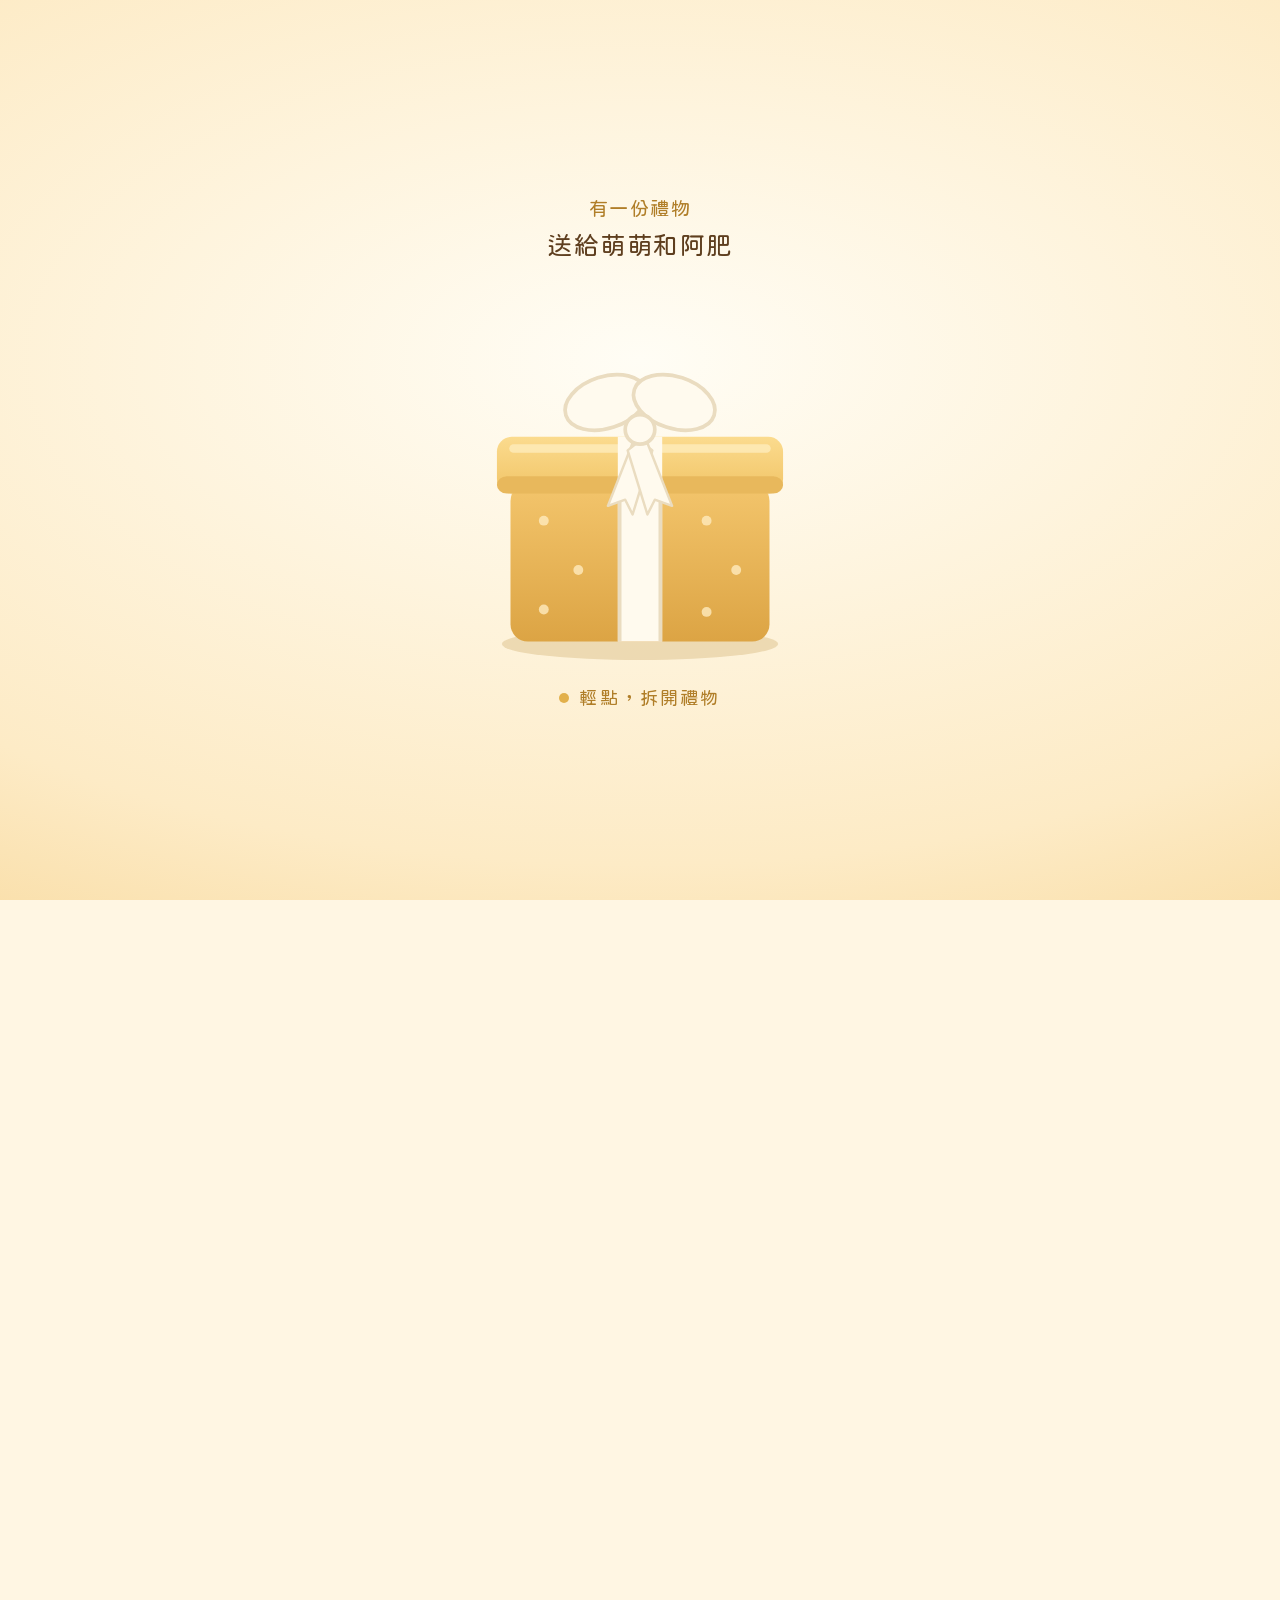
<file: s/mengfei-d6f8a698/index.html>
<!DOCTYPE html>
<html lang="zh-Hant">
<head>
<meta charset="utf-8">
<meta name="viewport" content="width=device-width, initial-scale=1, viewport-fit=cover">
<meta name="robots" content="noindex,nofollow">
<meta name="theme-color" content="#FFF3DC">
<meta name="format-detection" content="telephone=no">
<title>〈要不要喝ㄋㄟㄋㄟ〉 送給萌萌和阿肥</title>
<link rel="icon" href="data:,">
<style>
@font-face{font-family:"HuninnSub";src:url("huninn-sub.woff2") format("woff2");font-display:swap}
:root{
  --cream:#FFF6E3; --cream2:#FBE4B8; --gold:#E2B04B; --gold-l:#F4D07D; --gold-d:#B07E28; --ink:#5E3E1E; --soft:#8C6A44; --pink:#F0A096;
  --sans:"PingFang TC","Heiti TC","Noto Sans TC","Noto Sans CJK TC","Microsoft JhengHei","Source Han Sans TC",system-ui,-apple-system,sans-serif;
  --cute:"HuninnSub","PingFang TC","Noto Sans TC","Noto Sans CJK TC","Microsoft JhengHei",sans-serif;
  --vh:100vh;
}
*{box-sizing:border-box;-webkit-tap-highlight-color:transparent}
html{-webkit-text-size-adjust:100%}
body{margin:0;font-family:var(--sans);color:var(--ink);background:radial-gradient(120% 90% at 50% 30%,#FFFBF0 0%,#FBE9C4 100%) fixed;background-color:var(--cream);min-height:100vh;overflow-x:hidden}
body.locked{overflow:hidden;height:100vh}
button{font:inherit;color:inherit;border:0;background:none;padding:0;cursor:pointer}

/* ================= COVER ================= */
#cover{position:fixed;inset:0;z-index:50;display:flex;flex-direction:column;align-items:center;justify-content:center;
  background:radial-gradient(110% 80% at 50% 40%,#FFFDF5 0%,#FDEBC6 70%,#F8D99C 100%);cursor:pointer;transition:opacity .9s ease,transform .9s ease;overflow:hidden;user-select:none;-webkit-user-select:none}
#cover.done{opacity:0;transform:scale(1.04);pointer-events:none}
.cv-top{font-family:var(--cute);text-align:center;color:var(--gold-d);font-size:19px;line-height:1.7;letter-spacing:.08em;margin-bottom:6px;transition:opacity .6s}
.cv-top b{display:block;font-weight:400;color:var(--ink);font-size:25px;letter-spacing:.06em}
#gift{width:min(88vw,370px);height:auto;overflow:visible;animation:idle 2.6s ease-in-out infinite;transform-origin:50% 90%}
@keyframes idle{0%,100%{transform:rotate(0) translateY(0)}20%{transform:rotate(-1.6deg)}40%{transform:rotate(1.6deg) translateY(-3px)}60%{transform:rotate(-1deg)}80%{transform:rotate(.6deg)}}
.cv-hint{font-family:var(--cute);color:var(--gold-d);font-size:18px;letter-spacing:.12em;margin-top:8px;animation:pulse 1.8s ease-in-out infinite;transition:opacity .4s}
.cv-hint i{display:inline-block;width:10px;height:10px;border-radius:50%;background:var(--gold);margin-right:10px;vertical-align:1px;box-shadow:0 0 0 0 rgba(226,176,75,.6);animation:ring 1.8s infinite}
@keyframes pulse{0%,100%{opacity:.55}50%{opacity:1}}
@keyframes ring{0%{box-shadow:0 0 0 0 rgba(226,176,75,.6)}100%{box-shadow:0 0 0 14px rgba(226,176,75,0)}}
#cover.opening .cv-hint,#cover.opening .cv-top{opacity:0;animation:none}
#cover.opening #gift{animation:none}
#cover.opening #gift{animation:hop .5s ease-out}
@keyframes hop{0%{transform:translateY(0) scale(1)}35%{transform:translateY(8px) scale(1.03,.96)}100%{transform:translateY(0) scale(1)}}
/* gift pieces */
#gift g,#gift ellipse,#gift rect,#gift path{transform-box:fill-box}
#gift .rib-l,#gift .rib-r,#gift .loopL,#gift .loopR,#gift .tailL,#gift .tailR,#gift .knot,#gift #lid,#gift .bird{transition:transform 1s cubic-bezier(.5,0,.3,1),opacity .8s ease}
#gift .loopL,#gift .loopR,#gift .tailL,#gift .tailR,#gift .knot{transform-origin:center}
#gift.open .rib-l{transform:translateX(-46px);opacity:0}
#gift.open .rib-r{transform:translateX(46px);opacity:0}
#gift.open .loopL{transform:translate(-40px,-6px) rotate(-60deg) scale(.45);opacity:0}
#gift.open .loopR{transform:translate(40px,-6px) rotate(60deg) scale(.45);opacity:0}
#gift.open .tailL{transform:translate(-50px,56px) rotate(55deg);opacity:0}
#gift.open .tailR{transform:translate(50px,56px) rotate(-55deg);opacity:0}
#gift.open .knot{transform:scale(.1);opacity:0}
#gift.open #lid{transform:translate(-44px,-190px) rotate(-24deg);opacity:0;transition-delay:.55s,.9s;transition-duration:1.1s,.5s}
#gift .bird{transform:translateY(62px)}
#gift.open .bird{transform:translateY(-6px);transition-delay:1.2s;transition-duration:.6s;transition-timing-function:cubic-bezier(.3,1.6,.5,1)}
#gift.open .bird.b2{transition-delay:1.32s}
#burst{opacity:0;transform:scale(.2);transform-origin:50% 50%;transform-box:fill-box}
#gift.open #burst{animation:burst 1.6s ease-out .55s forwards}
@keyframes burst{0%{opacity:0;transform:scale(.2)}30%{opacity:1}100%{opacity:.0;transform:scale(2.3)}}
.pt{position:absolute;width:16px;height:16px;pointer-events:none;background-size:contain;background-repeat:no-repeat;z-index:3}

/* ================= MAIN ================= */
#app{opacity:0;transition:opacity .9s ease .2s;position:relative}
#app.show{opacity:1}
.stage{height:100vh;height:100dvh;min-height:560px;display:flex;flex-direction:column;padding:max(14px,env(safe-area-inset-top)) 18px max(12px,env(safe-area-inset-bottom));max-width:560px;margin:0 auto}
.top{text-align:center;flex:none}
.hero{width:78px;height:78px;margin:0 auto 6px;border-radius:50%;overflow:hidden;border:3px solid var(--gold);box-shadow:0 6px 16px rgba(176,126,40,.28)}
.hero img{width:100%;height:100%;object-fit:cover;object-position:50% 40%;display:block}
.eyebrow{margin:2px 0 0;font-family:var(--cute);color:var(--gold-d);font-size:15px;letter-spacing:.14em}
h1.title{margin:2px 0 10px;font-family:var(--cute);font-weight:400;font-size:clamp(23px,7.3vw,32px);letter-spacing:.02em;color:var(--ink);white-space:nowrap}
.toggle{display:inline-flex;background:rgba(255,255,255,.7);border:2px solid var(--gold);border-radius:999px;padding:3px;gap:2px}
.toggle button{font-family:var(--cute);font-size:16px;padding:7px 22px;border-radius:999px;color:var(--gold-d);letter-spacing:.08em;transition:background .25s,color .25s}
.toggle button[aria-pressed="true"]{background:linear-gradient(180deg,#F7D77F,#E2B04B);color:#5b3b12;box-shadow:0 2px 6px rgba(176,126,40,.35)}
.lyrics{flex:1;min-height:0;overflow-y:auto;-webkit-overflow-scrolling:touch;margin:10px -6px 4px;padding:90px 6px 110px;text-align:center;scrollbar-width:none;overscroll-behavior:contain;
  -webkit-mask-image:linear-gradient(transparent 0,#000 16%,#000 84%,transparent 100%);mask-image:linear-gradient(transparent 0,#000 16%,#000 84%,transparent 100%)}
.lyrics::-webkit-scrollbar{display:none}
.sec{display:inline-block;margin:22px 0 8px;padding:3px 16px;border:2px solid var(--gold);border-radius:999px;background:#FDEEC8;color:var(--gold-d);font-family:var(--cute);font-size:13px;letter-spacing:.12em}
.sec-w{display:block;text-align:center}
.ln{margin:0;padding:7px 8px;font-size:18px;line-height:1.55;color:#B79A74;border-radius:14px;transition:color .35s,transform .35s,background .35s;cursor:pointer;transform-origin:50% 50%}
.ln.past{color:#A98E6A}
.ln.on{color:#4B2D0E;font-weight:700;font-size:20px;background:linear-gradient(90deg,rgba(244,208,125,0),rgba(244,208,125,.55) 20%,rgba(244,208,125,.55) 80%,rgba(244,208,125,0));transform:scale(1.03)}
.player{flex:none;display:flex;align-items:center;gap:14px;padding:10px 4px 2px}
#play{flex:none;width:62px;height:62px;border-radius:50%;background:linear-gradient(180deg,#F8DA86,#E0AC45);box-shadow:0 6px 14px rgba(176,126,40,.4),inset 0 2px 0 rgba(255,255,255,.55);display:grid;place-items:center}
#play svg{width:28px;height:28px;fill:#5b3b12}
#play:active{transform:scale(.95)}
.seek{flex:1;display:flex;align-items:center;gap:8px;font-size:12px;color:var(--soft);font-variant-numeric:tabular-nums}
.seek span{width:36px;text-align:center}
input[type=range]{-webkit-appearance:none;appearance:none;flex:1;height:28px;background:transparent;margin:0;--p:0%}
input[type=range]::-webkit-slider-runnable-track{height:8px;border-radius:8px;background:linear-gradient(90deg,var(--gold) var(--p),#F0DEB8 var(--p))}
input[type=range]::-moz-range-track{height:8px;border-radius:8px;background:#F0DEB8}
input[type=range]::-moz-range-progress{height:8px;border-radius:8px;background:var(--gold)}
input[type=range]::-webkit-slider-thumb{-webkit-appearance:none;width:22px;height:22px;border-radius:50%;background:#fff;border:4px solid var(--gold);margin-top:-7px;box-shadow:0 2px 5px rgba(0,0,0,.2)}
input[type=range]::-moz-range-thumb{width:16px;height:16px;border-radius:50%;background:#fff;border:4px solid var(--gold)}
.more{flex:none;text-align:center;font-family:var(--cute);color:var(--gold-d);font-size:13px;letter-spacing:.1em;padding:4px 0 0;opacity:.85;width:100%}
.more svg{width:14px;height:14px;vertical-align:-2px;margin-left:4px;stroke:var(--gold-d);fill:none;stroke-width:2.4;stroke-linecap:round;stroke-linejoin:round}

section.blk{max-width:560px;margin:0 auto;padding:46px 18px 10px;text-align:center}
h2{font-family:var(--cute);font-weight:400;font-size:24px;color:var(--ink);margin:0 0 18px;letter-spacing:.14em}
h2::before,h2::after{content:"";display:inline-block;width:34px;height:2px;background:var(--gold-l);vertical-align:middle;margin:0 12px 4px}
.note{position:relative;margin:0 auto;padding:34px 26px 30px;background:#FFFCF4;border:2px solid var(--gold);border-radius:26px;box-shadow:0 10px 26px rgba(176,126,40,.2);font-size:21px;line-height:1.9;color:#4B2D0E;font-weight:600}
.note::before,.note::after{position:absolute;font-family:var(--cute);font-size:42px;color:var(--gold-l);line-height:1}
.note::before{content:"「";left:14px;top:-14px;background:#FFFCF4;padding:0 4px}.note::after{content:"」";right:14px;bottom:-26px;background:#FFFCF4;padding:0 4px}
.note p{margin:0}
.note small{display:block;margin-top:14px;font-size:13px;font-weight:400;color:var(--soft);letter-spacing:.1em}
.grid{display:flex;gap:12px;align-items:flex-start}.grid .col{flex:1;min-width:0}
.ph{display:block;width:100%;margin:0 0 12px;background:#fff;padding:7px 7px 7px;border-radius:12px;box-shadow:0 5px 14px rgba(176,126,40,.22);border:1px solid #F1DDB4;transition:transform .2s}
.ph:active{transform:scale(.97)}
.ph img{width:100%;height:auto;display:block;border-radius:7px;background:#F4E7C8}
footer{text-align:center;color:#B79A74;font-size:12px;letter-spacing:.14em;padding:34px 0 max(30px,env(safe-area-inset-bottom))}
footer span{font-family:var(--cute)}

/* lightbox */
#lb{position:fixed;inset:0;z-index:80;background:rgba(36,22,8,.94);display:none;align-items:center;justify-content:center;touch-action:pan-y}
#lb.show{display:flex}
#lb img{max-width:100vw;max-height:84vh;max-height:84dvh;object-fit:contain;border-radius:6px;transition:opacity .2s;box-shadow:0 10px 40px rgba(0,0,0,.5)}
#lb button{position:absolute;color:#FFF3DC;width:48px;height:48px;border-radius:50%;background:rgba(60,38,12,.55);border:1.5px solid rgba(255,243,220,.5);display:grid;place-items:center}
#lb button svg{width:24px;height:24px;stroke:#FFF3DC;fill:none;stroke-width:2.6;stroke-linecap:round;stroke-linejoin:round}
#lb .x{top:max(14px,env(safe-area-inset-top));right:14px}
#lb .pv{left:8px;top:50%;margin-top:-24px}#lb .nx{right:8px;top:50%;margin-top:-24px}
#lb .ct{position:absolute;bottom:max(20px,env(safe-area-inset-bottom));left:0;right:0;text-align:center;color:#F4D07D;font-size:14px;letter-spacing:.2em}
@media (prefers-reduced-motion:reduce){#gift,.cv-hint,.cv-hint i{animation:none!important}}

</style>
</head>
<body class="locked">
<noscript><p style="padding:24px;text-align:center">請開啟 JavaScript 以拆開這份禮物。</p></noscript>

<!-- ============ 拆禮物封面 ============ -->
<div id="cover" role="button" tabindex="0" aria-label="輕點，拆開禮物">
  <div class="cv-top">有一份禮物<b>送給萌萌和阿肥</b></div>
  <svg id="gift" viewBox="0 0 300 330" aria-hidden="true">
    <defs>
      <radialGradient id="bg1" cx="50%" cy="50%" r="50%"><stop offset="0" stop-color="#FFF4C8" stop-opacity="1"/><stop offset="1" stop-color="#FFE9A0" stop-opacity="0"/></radialGradient>
      <linearGradient id="bodyg" x1="0" y1="0" x2="0" y2="1"><stop offset="0" stop-color="#F3C56C"/><stop offset="1" stop-color="#DCA444"/></linearGradient>
      <linearGradient id="lidg" x1="0" y1="0" x2="0" y2="1"><stop offset="0" stop-color="#FBDB8E"/><stop offset="1" stop-color="#F1C466"/></linearGradient>
      <symbol id="birdG" viewBox="0 0 190 200"><ellipse cx="95" cy="128" rx="85" ry="72" fill="#C4D65C"/><ellipse cx="95" cy="150" rx="55" ry="50" fill="#FAF0AA"/><ellipse cx="39" cy="126" rx="31" ry="34" fill="#78AA46"/><ellipse cx="151" cy="126" rx="31" ry="34" fill="#78AA46"/><ellipse cx="95" cy="67" rx="77" ry="63" fill="#C4D65C"/><ellipse cx="45" cy="83" rx="15" ry="13" fill="#FFAAA0" opacity=".6"/><ellipse cx="145" cy="83" rx="15" ry="13" fill="#FFAAA0" opacity=".6"/><circle cx="62" cy="64" r="11" fill="#32241E"/><circle cx="128" cy="64" r="11" fill="#32241E"/><circle cx="65" cy="59" r="4" fill="#fff"/><circle cx="131" cy="59" r="4" fill="#fff"/><path d="M79 78h32l-16 28z" fill="#F4967A"/></symbol>
      <symbol id="birdB" viewBox="0 0 190 200"><ellipse cx="95" cy="128" rx="85" ry="72" fill="#C4D0DE"/><ellipse cx="95" cy="150" rx="55" ry="50" fill="#F6F6F8"/><ellipse cx="39" cy="126" rx="31" ry="34" fill="#8CAAC8"/><ellipse cx="151" cy="126" rx="31" ry="34" fill="#8CAAC8"/><ellipse cx="95" cy="67" rx="77" ry="63" fill="#C4D0DE"/><ellipse cx="45" cy="83" rx="15" ry="13" fill="#FFAAA0" opacity=".6"/><ellipse cx="145" cy="83" rx="15" ry="13" fill="#FFAAA0" opacity=".6"/><circle cx="62" cy="64" r="11" fill="#32241E"/><circle cx="128" cy="64" r="11" fill="#32241E"/><circle cx="65" cy="59" r="4" fill="#fff"/><circle cx="131" cy="59" r="4" fill="#fff"/><path d="M79 78h32l-16 28z" fill="#F4967A"/></symbol>
    </defs>
    <circle id="burst" cx="150" cy="150" r="120" fill="url(#bg1)"/>
    <ellipse cx="150" cy="300" rx="112" ry="13" fill="#B07E28" opacity=".22"/>
    <!-- birds hide behind the box until it opens -->
    <g class="bird b1"><use href="#birdG" x="52" y="104" width="78" height="82"/></g>
    <g class="bird b2"><use href="#birdB" x="170" y="104" width="78" height="82"/></g>
    <!-- box body -->
    <rect x="45" y="170" width="210" height="128" rx="14" fill="url(#bodyg)"/>
    <g fill="#FFEBBE" opacity=".8"><circle cx="72" cy="200" r="4"/><circle cx="100" cy="240" r="4"/><circle cx="72" cy="272" r="4"/><circle cx="204" cy="200" r="4"/><circle cx="228" cy="240" r="4"/><circle cx="204" cy="274" r="4"/></g>
    <rect class="rib-l" x="132" y="170" width="18" height="128" fill="#FFFAEE"/><rect class="rib-r" x="150" y="170" width="18" height="128" fill="#FFFAEE"/>
    <rect class="rib-l" x="132" y="170" width="3" height="128" fill="#EADCC0"/><rect class="rib-r" x="165" y="170" width="3" height="128" fill="#EADCC0"/>
    <!-- lid -->
    <g id="lid">
      <rect x="34" y="132" width="232" height="46" rx="12" fill="url(#lidg)"/>
      <rect x="34" y="164" width="232" height="14" rx="8" fill="#E8B85C"/>
      <rect x="44" y="138" width="212" height="7" rx="3.5" fill="#FFF0C4" opacity=".7"/>
      <rect class="rib-l" x="132" y="132" width="18" height="46" fill="#FFFAEE"/><rect class="rib-r" x="150" y="132" width="18" height="46" fill="#FFFAEE"/>
      <g transform="translate(150,126)">
        <path class="tailL" d="M-4 6l-22 56 14-5 6 12 16-52z" fill="#FFFAEE" stroke="#EADCC0" stroke-width="2" stroke-linejoin="round"/>
        <path class="tailR" d="M4 6l22 56-14-5-6 12-16-52z" fill="#FFFAEE" stroke="#EADCC0" stroke-width="2" stroke-linejoin="round"/>
        <ellipse class="loopL" cx="-30" cy="-12" rx="34" ry="21" transform="rotate(-18 -30 -12)" fill="#FFFAEE" stroke="#EADCC0" stroke-width="3"/>
        <ellipse class="loopR" cx="30" cy="-12" rx="34" ry="21" transform="rotate(18 30 -12)" fill="#FFFAEE" stroke="#EADCC0" stroke-width="3"/>
        <circle class="knot" cx="0" cy="0" r="12" fill="#FFFAEE" stroke="#EADCC0" stroke-width="3"/>
      </g>
    </g>
  </svg>
  <div class="cv-hint"><i></i>輕點，拆開禮物</div>
</div>

<!-- ============ 歌曲頁 ============ -->
<div id="app" aria-hidden="true">
  <section class="stage">
    <header class="top">
      <div class="hero"><img src="hero.jpg" alt="手繪風插畫" width="78" height="78"></div>
      <p class="eyebrow">送給萌萌和阿肥</p>
      <h1 class="title">〈要不要喝ㄋㄟㄋㄟ〉</h1>
      <div class="toggle" role="group" aria-label="選擇版本">
        <button type="button" data-v="male" aria-pressed="true">男聲版</button>
        <button type="button" data-v="female" aria-pressed="false">女聲版</button>
      </div>
    </header>
    <div class="lyrics" id="lyrics" aria-label="歌詞"></div>
    <div class="player">
      <button id="play" type="button" aria-label="播放"><svg viewBox="0 0 24 24" id="ico"><path d="M7 4.5v15a1 1 0 0 0 1.5.9l12-7.5a1 1 0 0 0 0-1.8l-12-7.5A1 1 0 0 0 7 4.5z"/></svg></button>
      <div class="seek"><span id="cur">0:00</span><input type="range" id="seek" min="0" max="1000" value="0" aria-label="播放進度"><span id="dur">0:00</span></div>
    </div>
    <button class="more" type="button" id="more">想說的話與相簿<svg viewBox="0 0 24 24"><path d="M6 9l6 6 6-6"/></svg></button>
  </section>

  <section class="blk" id="msg">
    <h2>想說的話</h2>
    <!-- 想說的話：客人在問卷中填寫的原文（逐字使用；原文寫「搗蛋」，保持原樣）。 -->
    <div class="note"><p>雖然你們很愛搗蛋，<br>但謝謝你們來當我們的寶</p></div>
  </section>

  <section class="blk" id="album">
    <h2>相簿</h2>
    <div class="grid" id="grid"></div>
  </section>
  <footer><span>為你譜 Weinipu</span></footer>
</div>

<!-- lightbox -->
<div id="lb" role="dialog" aria-modal="true" aria-label="照片">
  <img id="lbimg" alt="">
  <button class="x" type="button" aria-label="關閉"><svg viewBox="0 0 24 24"><path d="M6 6l12 12M18 6L6 18"/></svg></button>
  <button class="pv" type="button" aria-label="上一張"><svg viewBox="0 0 24 24"><path d="M15 5l-7 7 7 7"/></svg></button>
  <button class="nx" type="button" aria-label="下一張"><svg viewBox="0 0 24 24"><path d="M9 5l7 7-7 7"/></svg></button>
  <div class="ct" id="lbct"></div>
</div>

<audio id="au" preload="none" playsinline webkit-playsinline></audio>

<script>
(function(){
"use strict";
var D={"lines": ["天才剛亮 窗簾還沒拉開", "小小的嗓門 已經在等我起來", "歪著頭 拍拍翅膀 學我說話的姿態", "每天的第一句 都是你們的安排", "萌萌跑進遊戲室 一玩就是一整天", "阿肥慢慢挪過來 把頭塞進我手邊", "搗蛋的證據 散落在房間每一邊", "想罵你們兩句 話到嘴邊又變甜", "你們不懂什麼叫做愛", "卻把我的日子 塞得滿滿", "天還沒亮 鬧鐘還沒響", "就有人問我——", "要不要喝ㄋㄟㄋㄟ 要不要喝ㄋㄟㄋㄟ", "歪著頭問我 比鬧鐘還準時", "七年的早晨 都從這句開始", "搗蛋也沒關係 你們是我的寶貝", "阿肥一睡著 就忘了自己是隻鳥吧", "頭歪一邊 腳一縮 睡成一幅奇怪的畫", "萌萌在旁邊 吵著要人陪她玩耍", "這個家 被你們吵成了一個家", "你們不懂什麼叫做愛", "卻把我的日子 塞得滿滿", "就算吵到 我想投降", "還是想聽你們問——", "要不要喝ㄋㄟㄋㄟ 要不要喝ㄋㄟㄋㄟ", "歪著頭問我 比鬧鐘還準時", "七年的早晨 都從這句開始", "搗蛋也沒關係 你們是我的寶貝", "有一句話 我一直沒說", "雖然你們很愛搗蛋", "謝謝你們 來當我們的寶", "明天早上 也要記得——", "要不要喝ㄋㄟㄋㄟ 要不要喝ㄋㄟㄋㄟ", "萌萌和阿肥 一個都不能少", "七年的早晨 還要一直繼續", "搗蛋也沒關係 你們是我的寶貝", "要不要喝ㄋㄟㄋㄟ……", "好啦 一起喝"], "secs": {"0": "主歌 1", "8": "預備副歌", "12": "副歌", "16": "主歌 2", "20": "預備副歌", "24": "副歌", "28": "橋段", "32": "最終副歌", "36": "尾聲"}, "male": [[10.36, 13.2], [14.18, 18.02], [18.8, 22.64], [23.42, 27.28], [28.4, 31.86], [32.74, 36.84], [37.44, 41.46], [42.02, 46.1], [47.36, 49.78], [49.86, 52.06], [52.2, 54.44], [54.52, 55.84], [56.28, 59.84], [60.94, 64.98], [65.28, 69.94], [70.26, 73.96], [84.5, 88.34], [88.54, 93.0], [93.18, 97.6], [97.86, 101.76], [103.18, 105.64], [105.72, 107.96], [108.06, 110.22], [110.26, 111.82], [112.14, 115.7], [116.82, 120.78], [121.12, 125.8], [126.12, 129.68], [131.54, 133.68], [133.96, 136.16], [136.28, 138.28], [138.34, 142.2], [160.82, 162.3], [165.7, 169.76], [170.0, 174.72], [175.0, 178.62], [179.64, 188.0], [188.94, 190.14]], "female": [[15.06, 17.84], [18.86, 22.86], [23.6, 28.28], [28.6, 32.18], [33.36, 37.92], [38.36, 42.66], [43.32, 47.38], [47.7, 51.28], [52.42, 56.12], [56.54, 60.8], [61.22, 65.08], [65.96, 68.22], [70.66, 72.24], [75.96, 79.62], [80.04, 84.5], [84.74, 88.78], [90.08, 93.88], [94.18, 99.22], [99.52, 103.72], [104.18, 107.62], [108.6, 112.48], [113.0, 116.98], [117.7, 121.46], [122.42, 127.44], [127.46, 128.74], [132.44, 136.16], [136.5, 141.44], [141.58, 145.2], [156.54, 159.4], [160.66, 163.96], [165.66, 168.82], [170.08, 172.86], [174.5, 178.12], [179.5, 183.06], [183.58, 188.5], [188.64, 192.28], [193.08, 195.72], [198.0, 200.22]]};
var DUR={male:199.81,female:218.64};
var SRC={male:"male.mp3",female:"female.mp3"};
var $=function(i){return document.getElementById(i)};
var au=$("au"),lyr=$("lyrics"),playBtn=$("play"),seek=$("seek"),cur=$("cur"),dur=$("dur");
var ver="male",opened=false,pauseScrollUntil=0,lastIdx=-2,lastOn=null,raf=0,loaded=null;

/* ---------- viewport height fix for in-app browsers ---------- */
function vh(){document.documentElement.style.setProperty("--vh",(window.innerHeight)+"px")}
vh();window.addEventListener("resize",vh);

/* ---------- lyrics DOM ---------- */
var lines=[];
(function(){
  var frag=document.createDocumentFragment();
  D.lines.forEach(function(t,i){
    if(D.secs[i]){var w=document.createElement("div");w.className="sec-w";var s=document.createElement("span");s.className="sec";s.textContent=D.secs[i];w.appendChild(s);frag.appendChild(w)}
    var p=document.createElement("p");p.className="ln";p.textContent=t;p.setAttribute("data-i",i);frag.appendChild(p);lines.push(p);
  });
  lyr.appendChild(frag);
})();
lyr.addEventListener("click",function(e){
  var el=e.target.closest(".ln");if(!el||!opened)return;
  var i=+el.getAttribute("data-i");seekTo(D[ver][i][0]);play();
});
["touchstart","wheel","mousedown"].forEach(function(ev){lyr.addEventListener(ev,function(){pauseScrollUntil=Date.now()+3500},{passive:true})});

/* ---------- time + sync ---------- */
function fmt(s){s=Math.max(0,Math.floor(s||0));return Math.floor(s/60)+":"+("0"+(s%60)).slice(-2)}
function total(){return (isFinite(au.duration)&&au.duration>1)?au.duration:DUR[ver]}
function activeAt(t){
  var tm=D[ver],idx=-1,i;
  for(i=0;i<tm.length;i++){if(t>=tm[i][0]-0.12)idx=i;else break}
  if(idx<0)return {idx:-1,on:false};
  var nextStart=idx+1<tm.length?tm[idx+1][0]:Infinity,end=tm[idx][1],gap=nextStart-end;
  var on=!(gap>6&&t>end+2.5)&&!(nextStart===Infinity&&t>end+3);
  return {idx:idx,on:on};
}
function paint(idx,on){
  if(idx===lastIdx&&on===lastOn)return;
  lastIdx=idx;lastOn=on;
  for(var i=0;i<lines.length;i++){
    var c="ln";
    if(on&&i===idx)c+=" on";
    else if(i<=idx&&idx>=0)c+=" past";
    if(lines[i].className!==c)lines[i].className=c;
  }
  var target=idx<0?0:(on?idx:Math.min(idx+1,lines.length-1));
  if(idx>=0||on)scrollTo2(target);
  else scrollTo2(0);
}
function scrollTo2(i){
  if(Date.now()<pauseScrollUntil)return;
  var el=lines[i];if(!el)return;
  var top=el.offsetTop-lyr.clientHeight/2+el.offsetHeight/2;
  try{lyr.scrollTo({top:top,behavior:"smooth"})}catch(e){lyr.scrollTop=top}
}
function tick(){
  var t=au.currentTime,a=activeAt(t);paint(a.idx,a.on);
  var d=total();cur.textContent=fmt(t);dur.textContent=fmt(d);
  var v=Math.min(1000,Math.round(t/d*1000));
  if(!seeking){seek.value=v;seek.style.setProperty("--p",(v/10)+"%")}
}
function loop(){tick();if(!au.paused&&!au.ended)raf=requestAnimationFrame(loop)}
var seeking=false;
seek.addEventListener("input",function(){seeking=true;var t=seek.value/1000*total();cur.textContent=fmt(t);seek.style.setProperty("--p",(seek.value/10)+"%");var a=activeAt(t);paint(a.idx,a.on)});
seek.addEventListener("change",function(){seeking=false;seekTo(seek.value/1000*total())});
function seekTo(t){ensureSrc();try{au.currentTime=Math.max(0,t)}catch(e){};tick()}

/* ---------- playback ---------- */
var ICO_PLAY='<path d="M7 4.5v15a1 1 0 0 0 1.5.9l12-7.5a1 1 0 0 0 0-1.8l-12-7.5A1 1 0 0 0 7 4.5z"/>';
var ICO_PAUSE='<rect x="6" y="4.5" width="4.4" height="15" rx="1.4"/><rect x="13.6" y="4.5" width="4.4" height="15" rx="1.4"/>';
function setIcon(p){$("ico").innerHTML=p?ICO_PAUSE:ICO_PLAY;playBtn.setAttribute("aria-label",p?"暫停":"播放")}
function ensureSrc(){if(loaded!==ver){au.src=SRC[ver];loaded=ver}}
function play(){ensureSrc();var p=au.play();if(p&&p.catch)p.catch(function(){setIcon(false)})}
playBtn.addEventListener("click",function(){if(au.paused)play();else au.pause()});
au.addEventListener("play",function(){setIcon(true);cancelAnimationFrame(raf);loop()});
au.addEventListener("playing",function(){setIcon(true)});
au.addEventListener("pause",function(){setIcon(false);tick()});
au.addEventListener("ended",function(){setIcon(false);lastIdx=-2;tick();paint(-1,false)});
au.addEventListener("timeupdate",function(){if(au.paused)tick()});
au.addEventListener("seeked",tick);
au.addEventListener("loadedmetadata",tick);
au.addEventListener("error",function(){setIcon(false)});

/* ---------- version toggle ---------- */
var btns=document.querySelectorAll(".toggle button");
Array.prototype.forEach.call(btns,function(b){b.addEventListener("click",function(){
  var v=b.getAttribute("data-v");if(v===ver)return;
  var was=!au.paused;au.pause();ver=v;
  Array.prototype.forEach.call(btns,function(x){x.setAttribute("aria-pressed",x===b?"true":"false")});
  lastIdx=-2;lastOn=null;pauseScrollUntil=0;lyr.scrollTop=0;
  if(opened){au.src=SRC[ver];loaded=ver;try{au.currentTime=0}catch(e){}}
  seek.value=0;seek.style.setProperty("--p","0%");cur.textContent="0:00";dur.textContent=fmt(DUR[ver]);paint(-1,false);
  if(opened&&was)play();
})});
dur.textContent=fmt(DUR[ver]);

/* ---------- cover: unwrap ---------- */
var cover=$("cover"),gift=$("gift");
var PT_STAR="data:image/svg+xml;utf8,"+encodeURIComponent('<svg xmlns="http://www.w3.org/2000/svg" viewBox="0 0 24 24"><path d="M12 0l3 9 9 3-9 3-3 9-3-9-9-3 9-3z" fill="#F4C95D"/></svg>');
var PT_HEART="data:image/svg+xml;utf8,"+encodeURIComponent('<svg xmlns="http://www.w3.org/2000/svg" viewBox="0 0 24 24"><path d="M12 21C5 15 2 11.500 2 8a5 5 0 0 1 10-1 5 5 0 0 1 10 1c0 3.500-3 7-10 13z" fill="#F4A096"/></svg>');
var PT_HEART2="data:image/svg+xml;utf8,"+encodeURIComponent('<svg xmlns="http://www.w3.org/2000/svg" viewBox="0 0 24 24"><path d="M12 21C5 15 2 11.500 2 8a5 5 0 0 1 10-1 5 5 0 0 1 10 1c0 3.500-3 7-10 13z" fill="#F8D48A"/></svg>');
function confetti(){
  var r=gift.getBoundingClientRect(),ox=r.left+r.width/2,oy=r.top+r.height*0.46;
  var imgs=[PT_STAR,PT_HEART,PT_STAR,PT_HEART2];
  for(var i=0;i<34;i++){
    var s=document.createElement("div");s.className="pt";
    var sz=12+Math.random()*16;s.style.width=s.style.height=sz+"px";s.style.backgroundImage="url('"+imgs[i%imgs.length]+"')";
    s.style.left=(ox-sz/2)+"px";s.style.top=(oy-sz/2)+"px";cover.appendChild(s);
    var ang=-Math.PI*(0.08+Math.random()*0.84),sp=140+Math.random()*260;
    var dx=Math.cos(ang)*sp,dy=Math.sin(ang)*sp;
    if(s.animate){
      var an=s.animate([{transform:"translate(0,0) scale(.3) rotate(0)",opacity:0},{transform:"translate("+dx*0.6+"px,"+dy*0.6+"px) scale(1) rotate("+(Math.random()*120-60)+"deg)",opacity:1,offset:.35},{transform:"translate("+dx+"px,"+(dy+180)+"px) scale(.8) rotate("+(Math.random()*240-120)+"deg)",opacity:0}],{duration:1500+Math.random()*900,delay:Math.random()*250,easing:"cubic-bezier(.2,.7,.4,1)",fill:"forwards"});
      an.onfinish=(function(el){return function(){if(el.parentNode)el.parentNode.removeChild(el)}})(s);
    }else{setTimeout((function(el){return function(){if(el.parentNode)el.parentNode.removeChild(el)}})(s),1500)}
  }
}
function openGift(){
  if(opened)return;opened=true;
  /* user gesture: unlock + start audio right here */
  ensureSrc();var p=au.play();if(p&&p.catch)p.catch(function(){setIcon(false)});
  cover.classList.add("opening");gift.classList.add("open");
  setTimeout(confetti,600);
  var wait=window.matchMedia&&window.matchMedia("(prefers-reduced-motion: reduce)").matches?300:2900;
  setTimeout(function(){
    cover.classList.add("done");$("app").classList.add("show");$("app").removeAttribute("aria-hidden");document.body.classList.remove("locked");
    setTimeout(function(){cover.style.display="none"},1000);
  },wait);
}
cover.addEventListener("click",openGift);
cover.addEventListener("keydown",function(e){if(e.key==="Enter"||e.key===" "){e.preventDefault();openGift()}});

/* ---------- album ---------- */
var PH=[];for(var i=1;i<=10;i++){var n=("0"+i).slice(-2);PH.push({t:"thumb"+n+".jpg",f:"photo"+n+".jpg",a:"相簿照片 "+i})}
var grid=$("grid"),RATIO=[1.776,1.776,1.777,1.777,1.777,1.777,.5626,1.777,1.777,1.776];
var cols=[document.createElement("div"),document.createElement("div")],hs=[0,0];
cols.forEach(function(c){c.className="col";grid.appendChild(c)});
PH.forEach(function(p,i){
  var b=document.createElement("button");b.type="button";b.className="ph";b.setAttribute("aria-label","放大照片 "+(i+1));
  var im=document.createElement("img");im.src=p.t;im.alt=p.a;im.loading="lazy";im.decoding="async";im.width=560;im.height=Math.round(560*RATIO[i]);b.appendChild(im);
  b.addEventListener("click",function(){openLB(i)});
  var k=hs[0]<=hs[1]?0:1;cols[k].appendChild(b);hs[k]+=RATIO[i]+0.12;
});
var lb=$("lb"),lbimg=$("lbimg"),lbct=$("lbct"),li=0;
function showLB(){var p=PH[li];lbimg.style.opacity=0;lbimg.onload=function(){lbimg.style.opacity=1};lbimg.src=p.f;lbimg.alt=p.a;lbct.textContent=(li+1)+" / "+PH.length;
  [li-1,li+1].forEach(function(k){if(k>=0&&k<PH.length){var x=new Image();x.src=PH[k].f}})}
function openLB(i){li=i;showLB();lb.classList.add("show");document.body.classList.add("locked")}
function closeLB(){lb.classList.remove("show");document.body.classList.remove("locked")}
function step(d){li=(li+d+PH.length)%PH.length;showLB()}
lb.querySelector(".x").addEventListener("click",closeLB);
lb.querySelector(".pv").addEventListener("click",function(){step(-1)});
lb.querySelector(".nx").addEventListener("click",function(){step(1)});
lb.addEventListener("click",function(e){if(e.target===lb)closeLB()});
document.addEventListener("keydown",function(e){if(!lb.classList.contains("show"))return;if(e.key==="Escape")closeLB();if(e.key==="ArrowLeft")step(-1);if(e.key==="ArrowRight")step(1)});
var sx=0,sy=0;
lb.addEventListener("touchstart",function(e){sx=e.touches[0].clientX;sy=e.touches[0].clientY},{passive:true});
lb.addEventListener("touchend",function(e){var dx=e.changedTouches[0].clientX-sx,dy=e.changedTouches[0].clientY-sy;if(Math.abs(dx)>50&&Math.abs(dx)>Math.abs(dy)*1.4)step(dx<0?1:-1);else if(dy>90&&Math.abs(dy)>Math.abs(dx)*1.5)closeLB()},{passive:true});

$("more").addEventListener("click",function(){$("msg").scrollIntoView({behavior:"smooth",block:"start"})});

/* test hook (harmless): lets a local test read the sync state */
window.__song={get ver(){return ver},get idx(){return lastIdx},get on(){return lastOn},audio:au};
})();
</script>
</body>
</html>
</file>
<file: assets/style.css>
/* 為你譜 Weinipu — site styles
   Palette drawn from the logo: cream, peach, rose, soft gold.
*/

:root {
  --bg: #FBF6F1;
  --bg-warm: #F6EBE3;
  --bg-card: #FFFCFA;
  --bg-rose: #F8E6E3;
  --ink: #3A2A2C;
  --ink-soft: #6A5557;
  --ink-faint: #8A7375;
  --rose: #C45B66;
  --rose-deep: #8E3E46;
  --rose-soft: #E8A8AB;
  --peach: #F3D2C6;
  --gold: #C4A07A;
  --gold-deep: #9A7A55;
  --line: rgba(142, 62, 70, 0.14);
  --line-strong: rgba(142, 62, 70, 0.22);
  --shadow: 0 18px 44px rgba(90, 46, 52, 0.08);
  --shadow-soft: 0 8px 24px rgba(90, 46, 52, 0.06);
  --radius: 22px;
  --radius-sm: 14px;
  --header-h: 72px;
  --sticky-cta-h: 0px;
  --font-serif: "Noto Serif TC", "Songti TC", "PMingLiU", serif;
  --font-sans: "Noto Sans TC", "PingFang TC", "Microsoft JhengHei", sans-serif;
  --font-en: "Cormorant Garamond", "Noto Serif TC", serif;
  --content: 1120px;
}

*,
*::before,
*::after { box-sizing: border-box; }

html {
  scroll-behavior: smooth;
  scroll-padding-top: calc(var(--header-h) + 16px);
}

body {
  margin: 0;
  font-family: var(--font-sans);
  font-size: 1.0625rem;
  line-height: 1.85;
  color: var(--ink);
  background:
    radial-gradient(1200px 520px at 50% -80px, #fff8f4 0%, transparent 70%),
    var(--bg);
  -webkit-font-smoothing: antialiased;
  text-rendering: optimizeLegibility;
}

img { max-width: 100%; height: auto; display: block; }
a { color: var(--rose-deep); }
button, .btn { font-family: inherit; }

.skip-link {
  position: absolute;
  left: 12px;
  top: -48px;
  z-index: 100;
  background: var(--rose-deep);
  color: #fff;
  padding: 8px 14px;
  border-radius: 8px;
  text-decoration: none;
}
.skip-link:focus { top: 12px; }

/* Header
   -------------------------------------------------- */
.site-header {
  position: sticky;
  top: 0;
  z-index: 40;
  height: var(--header-h);
  display: flex;
  align-items: center;
  background: rgba(251, 246, 241, 0.88);
  backdrop-filter: blur(14px);
  -webkit-backdrop-filter: blur(14px);
  border-bottom: 1px solid var(--line);
}

.header-inner,
.wrap {
  width: min(var(--content), calc(100% - 40px));
  margin-inline: auto;
}

.header-inner {
  display: flex;
  align-items: center;
  justify-content: space-between;
  gap: 20px;
}

.brand {
  display: flex;
  align-items: center;
  gap: 10px;
  text-decoration: none;
  color: inherit;
  flex-shrink: 0;
}

.brand img {
  height: 42px;
  width: auto;
  object-fit: contain;
}

.brand-text {
  display: flex;
  flex-direction: column;
  line-height: 1.15;
}

.brand-name {
  font-family: var(--font-serif);
  font-size: 1.15rem;
  font-weight: 600;
  color: var(--rose-deep);
  letter-spacing: 0.04em;
}

.brand-en {
  font-family: var(--font-en);
  font-size: 0.72rem;
  letter-spacing: 0.16em;
  text-transform: uppercase;
  color: var(--gold-deep);
}

.nav {
  display: flex;
  align-items: center;
  gap: 26px;
}

.nav a {
  text-decoration: none;
  color: var(--ink-soft);
  font-size: 0.95rem;
  letter-spacing: 0.04em;
}

.nav a:hover { color: var(--rose-deep); }

.header-cta { display: inline-flex; }

/* Buttons
   -------------------------------------------------- */
.btn {
  display: inline-flex;
  align-items: center;
  justify-content: center;
  gap: 8px;
  text-decoration: none;
  border: 1px solid transparent;
  cursor: pointer;
  border-radius: 999px;
  padding: 0.85rem 1.45rem;
  font-size: 0.98rem;
  letter-spacing: 0.06em;
  transition: transform 0.2s ease, box-shadow 0.2s ease, background 0.2s ease, color 0.2s ease;
}

.btn-primary {
  background: var(--rose-deep);
  color: #fff;
  box-shadow: 0 8px 20px rgba(142, 62, 70, 0.22);
}

.btn-primary:hover {
  background: #7a3239;
  color: #fff;
  transform: translateY(-1px);
}

.btn-ghost {
  background: transparent;
  color: var(--rose-deep);
  border-color: var(--line-strong);
}

.btn-ghost:hover {
  background: #fff;
  color: var(--rose-deep);
}

.btn-listen {
  background: #fff;
  color: var(--rose-deep);
  border-color: var(--line-strong);
  width: 100%;
  border-radius: var(--radius-sm);
}

.btn-listen:hover {
  border-color: var(--rose);
  box-shadow: var(--shadow-soft);
}

.btn:focus-visible,
a:focus-visible,
summary:focus-visible,
.chip:focus-visible {
  outline: 2px solid var(--rose);
  outline-offset: 3px;
}

/* Hero
   -------------------------------------------------- */
.hero {
  padding: 48px 0 80px;
  text-align: center;
}

.hero-logo {
  width: min(220px, 52vw);
  margin: 8px auto 28px;
  filter: drop-shadow(0 12px 20px rgba(196, 160, 122, 0.16));
}

.eyebrow {
  font-family: var(--font-en);
  font-size: 0.82rem;
  letter-spacing: 0.22em;
  text-transform: uppercase;
  color: var(--gold-deep);
  margin: 0 0 16px;
}

.hero h1 {
  font-family: var(--font-serif);
  font-weight: 600;
  font-size: clamp(1.7rem, 4.6vw, 2.85rem);
  line-height: 1.4;
  letter-spacing: 0.02em;
  margin: 0 auto 20px;
  max-width: 18em;
}

.hero-lead {
  margin: 0 auto 32px;
  max-width: 36em;
  color: var(--ink-soft);
  font-size: 1.05rem;
}

.hero-actions {
  display: flex;
  flex-wrap: wrap;
  justify-content: center;
  gap: 12px;
  margin-bottom: 40px;
}

.chorus {
  width: min(520px, 100%);
  margin: 0 auto;
  padding: 28px 24px 24px;
  border-top: 1px solid var(--line);
  border-bottom: 1px solid var(--line);
}

.chorus p {
  font-family: var(--font-serif);
  font-size: clamp(1.02rem, 2.2vw, 1.2rem);
  line-height: 2.05;
  margin: 0;
  color: var(--ink);
  letter-spacing: 0.06em;
}

.chorus cite {
  display: block;
  margin-top: 16px;
  font-style: normal;
  font-size: 0.8rem;
  letter-spacing: 0.16em;
  color: var(--gold-deep);
  font-family: var(--font-sans);
}

/* Sections
   -------------------------------------------------- */
section { padding: 72px 0; }

.section-head {
  text-align: center;
  margin-bottom: 44px;
}

.section-head h2 {
  font-family: var(--font-serif);
  font-weight: 600;
  font-size: clamp(1.55rem, 3.2vw, 2.15rem);
  letter-spacing: 0.04em;
  margin: 0 0 12px;
  line-height: 1.4;
}

.section-head p {
  margin: 0 auto;
  max-width: 38em;
  color: var(--ink-soft);
}

.flourish {
  display: flex;
  align-items: center;
  justify-content: center;
  gap: 10px;
  margin: 14px 0 0;
  color: var(--gold);
}

.flourish::before,
.flourish::after {
  content: "";
  width: 42px;
  height: 1px;
  background: var(--gold);
  opacity: 0.55;
}

.flourish span { font-size: 0.85rem; letter-spacing: 0; }

/* Process
   -------------------------------------------------- */
.steps {
  display: grid;
  gap: 18px;
  list-style: none;
  margin: 0;
  padding: 0;
}

.step {
  background: var(--bg-card);
  border: 1px solid var(--line);
  border-radius: var(--radius);
  padding: 26px 24px 24px;
  box-shadow: var(--shadow-soft);
}

.step-num {
  font-family: var(--font-serif);
  font-size: 0.92rem;
  font-weight: 600;
  letter-spacing: 0.14em;
  color: var(--rose);
  margin-bottom: 8px;
}

.step h3 {
  font-family: var(--font-serif);
  font-size: 1.2rem;
  font-weight: 600;
  margin: 0 0 10px;
  letter-spacing: 0.04em;
}

.step p {
  margin: 0;
  color: var(--ink-soft);
  font-size: 0.98rem;
}

.step-note {
  margin-top: 10px !important;
  font-size: 0.9rem !important;
  color: var(--ink-faint) !important;
}

/* Occasions
   -------------------------------------------------- */
.occasions { background: var(--bg-warm); }

.chips {
  display: flex;
  flex-wrap: wrap;
  justify-content: center;
  gap: 10px;
  max-width: 720px;
  margin: 0 auto;
}

.chip {
  display: inline-flex;
  align-items: center;
  justify-content: center;
  padding: 0.55rem 1.05rem;
  border-radius: 999px;
  background: #fff;
  border: 1px solid var(--line);
  color: var(--ink);
  text-decoration: none;
  font-family: inherit;
  font-size: 0.95rem;
  letter-spacing: 0.04em;
  line-height: 1.4;
  cursor: pointer;
  appearance: none;
  -webkit-appearance: none;
  transition: border-color 0.2s ease, color 0.2s ease, background 0.2s ease, box-shadow 0.2s ease;
}

.chip:hover {
  border-color: var(--rose-soft);
  color: var(--rose-deep);
}

.chip.is-active {
  background: var(--bg-rose);
  border-color: var(--rose-soft);
  color: var(--rose-deep);
  box-shadow: 0 4px 14px rgba(142, 62, 70, 0.12);
}

.chip-note {
  max-width: 32em;
  margin: 20px auto 0;
  scroll-margin-bottom: calc(var(--sticky-cta-h) + 20px);
}

.chip-note[hidden] {
  display: none;
}

.chip-note-card {
  position: relative;
  background: var(--bg-card);
  border: 1px solid rgba(196, 160, 122, 0.42);
  border-radius: var(--radius);
  padding: 22px 24px 20px;
  box-shadow: var(--shadow-soft);
  text-align: center;
}

.chip-note-card.is-in {
  animation: chip-note-in 0.4s ease;
}

.chip-note-card::before {
  content: "♪";
  display: block;
  font-family: var(--font-serif);
  color: var(--gold);
  font-size: 0.95rem;
  line-height: 1;
  margin-bottom: 8px;
}

.chip-note-text {
  margin: 0 0 14px;
  font-family: var(--font-serif);
  color: var(--ink);
  font-size: 1.05rem;
  line-height: 1.75;
  letter-spacing: 0.04em;
  text-wrap: pretty;
}

.chip-note-cta {
  display: inline-flex;
  align-items: center;
  font-size: 0.9rem;
  letter-spacing: 0.06em;
  color: var(--rose-deep);
  text-decoration: none;
  border-bottom: 1px solid var(--rose-soft);
  padding-bottom: 1px;
}

.chip-note-cta:hover {
  color: var(--rose);
  border-bottom-color: var(--rose);
}

.chip-note-cta:focus-visible {
  outline: 2px solid var(--rose);
  outline-offset: 3px;
}

@keyframes chip-note-in {
  from {
    opacity: 0;
    transform: translateY(10px);
  }
  to {
    opacity: 1;
    transform: translateY(0);
  }
}

/* Samples
   -------------------------------------------------- */
.samples-grid {
  display: grid;
  gap: 18px;
}

.sample {
  background: var(--bg-card);
  border: 1px solid var(--line);
  border-radius: var(--radius);
  padding: 24px 22px 22px;
  display: grid;
  grid-template-columns: 1fr;
  gap: 14px;
  box-shadow: var(--shadow-soft);
}

.sample-main {
  display: flex;
  flex-direction: column;
  gap: 14px;
  min-width: 0;
}

.sample-tag {
  align-self: flex-start;
  font-size: 0.75rem;
  letter-spacing: 0.14em;
  color: var(--gold-deep);
  border: 1px solid rgba(154, 122, 85, 0.3);
  border-radius: 999px;
  padding: 2px 10px;
}

.sample h3 {
  font-family: var(--font-serif);
  font-size: 1.28rem;
  font-weight: 600;
  margin: 0;
  letter-spacing: 0.04em;
}

.sample p {
  margin: 0;
  color: var(--ink-soft);
  font-size: 0.95rem;
}

.sample-story { flex: 1; }

/* Plans
   -------------------------------------------------- */
.plans { background: linear-gradient(180deg, #FBF6F1 0%, #F7E8E3 100%); }

.price-note {
  display: inline-block;
  margin: 0 auto 28px;
  text-align: center;
  width: 100%;
  font-size: 0.92rem;
  color: var(--rose-deep);
  letter-spacing: 0.04em;
}

.plans-grid {
  display: grid;
  gap: 20px;
}

.plan {
  background: var(--bg-card);
  border: 1px solid var(--line);
  border-radius: var(--radius);
  padding: 32px 28px 28px;
  box-shadow: var(--shadow);
  display: flex;
  flex-direction: column;
}

.plan-featured {
  border-color: rgba(142, 62, 70, 0.35);
  position: relative;
}

.plan-name {
  font-family: var(--font-serif);
  font-size: 1.45rem;
  font-weight: 600;
  margin: 0 0 6px;
}

.plan-price {
  font-family: var(--font-serif);
  font-size: 2rem;
  color: var(--rose-deep);
  letter-spacing: 0.02em;
  margin: 0 0 4px;
}

.plan-price span {
  display: block;
  font-family: var(--font-sans);
  font-size: 0.88rem;
  color: var(--rose-deep);
  margin: 6px 0 0;
  letter-spacing: 0.04em;
}

.plan ul {
  margin: 18px 0 24px;
  padding: 0;
  list-style: none;
  flex: 1;
}

.plan li {
  position: relative;
  padding: 8px 0 8px 22px;
  color: var(--ink-soft);
  border-bottom: 1px solid var(--line);
}

.plan li:last-child { border-bottom: 0; }

.plan li::before {
  content: "";
  position: absolute;
  left: 0;
  top: 1.05em;
  width: 8px;
  height: 8px;
  border-radius: 50%;
  background: var(--rose-soft);
}

.pay-note {
  text-align: center;
  margin: 28px auto 0;
  max-width: 36em;
  color: var(--ink-soft);
  font-size: 0.95rem;
}

/* FAQ
   -------------------------------------------------- */
.faq-list {
  width: min(760px, 100%);
  margin: 0 auto;
  display: grid;
  gap: 10px;
}

.faq-item {
  background: var(--bg-card);
  border: 1px solid var(--line);
  border-radius: 16px;
  padding: 0 20px;
}

.faq-item summary {
  cursor: pointer;
  list-style: none;
  font-family: var(--font-serif);
  font-size: 1.08rem;
  font-weight: 600;
  padding: 18px 28px 18px 0;
  position: relative;
}

.faq-item summary::-webkit-details-marker { display: none; }

.faq-item summary::after {
  content: "";
  position: absolute;
  right: 0;
  top: 50%;
  width: 10px;
  height: 10px;
  border-right: 1.5px solid var(--rose-deep);
  border-bottom: 1.5px solid var(--rose-deep);
  transform: translateY(-70%) rotate(45deg);
  transition: transform 0.2s ease;
}

.faq-item[open] summary::after {
  transform: translateY(-30%) rotate(225deg);
}

.faq-item p {
  margin: 0;
  padding: 0 0 18px;
  color: var(--ink-soft);
}

/* Closing
   -------------------------------------------------- */
.closing {
  text-align: center;
  padding: 88px 0 96px;
  background:
    radial-gradient(700px 280px at 50% 0%, #ffeae4 0%, transparent 70%),
    var(--bg-warm);
}

.closing h2 {
  font-family: var(--font-serif);
  font-weight: 600;
  font-size: clamp(1.6rem, 3.4vw, 2.3rem);
  line-height: 1.45;
  margin: 0 0 14px;
}

.closing p {
  margin: 0 auto 28px;
  max-width: 28em;
  color: var(--ink-soft);
}

/* Footer
   -------------------------------------------------- */
.site-footer {
  border-top: 1px solid var(--line);
  padding: 36px 0 48px;
  text-align: center;
  color: var(--ink-faint);
  font-size: 0.88rem;
}

.footer-name {
  font-family: var(--font-serif);
  font-size: 1.15rem;
  color: var(--rose-deep);
  letter-spacing: 0.08em;
  margin: 0 0 4px;
}

.footer-en {
  font-family: var(--font-en);
  letter-spacing: 0.2em;
  text-transform: uppercase;
  color: var(--gold-deep);
  margin: 0 0 16px;
  font-size: 0.78rem;
}

.site-footer p { margin: 0; }

/* Sticky mobile CTA
   -------------------------------------------------- */
.sticky-cta {
  display: none;
}

/* Desktop / tablet
   -------------------------------------------------- */
@media (min-width: 720px) {
  .steps { grid-template-columns: repeat(2, 1fr); }
  .samples-grid { grid-template-columns: 1fr; }
  .plans-grid { grid-template-columns: repeat(2, 1fr); align-items: stretch; }
}

@media (min-width: 860px) {
  .sample {
    grid-template-columns: minmax(0, 1.35fr) minmax(240px, 0.8fr);
    align-items: stretch;
    gap: 16px 28px;
    padding: 26px 26px 22px;
  }
  .sample-lyrics { grid-column: 1 / -1; }
  .sample-concept { height: 100%; }
}

@media (min-width: 960px) {
  :root { --header-h: 80px; }
  .hero { padding: 28px 0 96px; }
  .hero-logo { width: 240px; }
  .steps { gap: 20px; }
  .step { padding: 28px 26px 26px; }
  section { padding: 88px 0; }
}

/* Mobile
   -------------------------------------------------- */
@media (max-width: 719px) {
  :root { --sticky-cta-h: 76px; }
  body { padding-bottom: calc(var(--sticky-cta-h) + env(safe-area-inset-bottom, 0px)); }
  .nav { display: none; }
  .header-cta { display: none; } /* 手機改用底部固定按鈕，避免首屏按鈕被擋住 */
  .brand img { height: 36px; }
  .hero { padding: 12px 0 48px; }
  .hero-logo { width: min(152px, 40vw); margin: 4px auto 14px; }
  .eyebrow { margin-bottom: 10px; }
  .hero h1 { margin-bottom: 12px; }
  .hero-lead { margin-bottom: 18px; font-size: 0.98rem; }
  .hero-actions { margin-bottom: 28px; }
  section { padding: 56px 0; }
  .closing { padding: 64px 0 72px; }
  .sticky-cta {
    display: block;
    position: fixed;
    left: 0;
    right: 0;
    bottom: 0;
    z-index: 50;
    padding: 10px 16px calc(10px + env(safe-area-inset-bottom, 0px));
    background: rgba(251, 246, 241, 0.94);
    backdrop-filter: blur(12px);
    -webkit-backdrop-filter: blur(12px);
    border-top: 1px solid var(--line);
    box-shadow: 0 -8px 24px rgba(90, 46, 52, 0.06);
  }
  .sticky-cta .btn { width: 100%; }
}

@media (prefers-reduced-motion: reduce) {
  html { scroll-behavior: auto; }
  .btn { transition: none; }
}

.nowrap { white-space: nowrap; }

/* 品牌名「為你譜」專屬字體與顏色 */
.wnp, .brand-name, .footer-name {
  font-family: "LXGW WenKai TC", "Noto Serif TC", serif;
  font-weight: 700;
  color: var(--rose);
  letter-spacing: 0.04em;
}
.wnp { display: inline; font-size: 1.08em; }


/* v2 additions
   -------------------------------------------------- */

/* Header menu button (mobile) */
.nav-toggle {
  display: none;
  width: 44px;
  height: 44px;
  margin-right: -8px;
  border: 0;
  background: transparent;
  color: var(--rose-deep);
  cursor: pointer;
  border-radius: 10px;
  align-items: center;
  justify-content: center;
  flex-direction: column;
  gap: 5px;
}
.nav-toggle span {
  display: block;
  width: 18px;
  height: 1.5px;
  background: currentColor;
  border-radius: 2px;
  transition: transform 0.2s ease, opacity 0.2s ease;
}
.nav-toggle:hover { background: rgba(142, 62, 70, 0.06); }
.site-header.is-open .nav-toggle span:nth-child(1) {
  transform: translateY(6.5px) rotate(45deg);
}
.site-header.is-open .nav-toggle span:nth-child(2) { opacity: 0; }
.site-header.is-open .nav-toggle span:nth-child(3) {
  transform: translateY(-6.5px) rotate(-45deg);
}

/* Trust / promise row under hero */
.promises {
  display: flex;
  flex-wrap: wrap;
  justify-content: center;
  gap: 10px 28px;
  list-style: none;
  margin: 28px auto 0;
  padding: 0;
  max-width: 720px;
  color: var(--ink-soft);
  font-size: 0.9rem;
  letter-spacing: 0.04em;
}
.promises li {
  display: inline-flex;
  align-items: center;
  gap: 8px;
}
.promises li::before {
  content: "";
  width: 6px;
  height: 6px;
  border-radius: 50%;
  background: var(--rose-soft);
  flex-shrink: 0;
}

/* Process: 4-up on large screens, connector feel */
.steps { position: relative; }


/* Sample / player cards */
.samples-lead {
  margin: -12px auto 28px;
  max-width: 38em;
  text-align: center;
  color: var(--ink-soft);
  font-size: 0.95rem;
}
.sample-top {
  display: flex;
  flex-wrap: wrap;
  align-items: center;
  gap: 8px;
}
.sample-occasion {
  font-size: 0.75rem;
  letter-spacing: 0.1em;
  color: var(--ink-faint);
}
.sample-story {
  margin: 0;
  color: var(--ink-soft);
  font-size: 0.95rem;
}
.sample-lyric {
  margin: 0;
  padding: 2px 0 2px 16px;
  border-left: 2px solid var(--gold);
  font-family: var(--font-serif);
  font-size: 0.95rem;
  line-height: 1.95;
  letter-spacing: 0.06em;
  color: var(--ink);
  font-style: normal;
}
.sample-lyric cite {
  display: block;
  margin-top: 6px;
  font-family: var(--font-sans);
  font-style: normal;
  font-size: 0.75rem;
  letter-spacing: 0.12em;
  color: var(--gold-deep);
}



.sample-concept {
  background: var(--bg-warm);
  border: 1px solid var(--line);
  border-radius: var(--radius-sm);
  padding: 16px 18px 18px;
}
.sample-concept-title {
  font-family: var(--font-serif);
  font-size: 0.78rem;
  font-weight: 600;
  letter-spacing: 0.16em;
  color: var(--gold-deep);
  margin: 0 0 8px;
}
.sample-concept p {
  margin: 0;
  color: var(--ink-soft);
  font-size: 0.9rem;
  line-height: 1.85;
}

.sample-lyrics {
  margin-top: 2px;
  border-top: 1px solid var(--line);
  padding-top: 8px;
}
.sample-lyrics summary {
  cursor: pointer;
  list-style: none;
  display: flex;
  align-items: center;
  justify-content: space-between;
  gap: 12px;
  font-size: 0.88rem;
  letter-spacing: 0.1em;
  color: var(--rose-deep);
  padding: 6px 0;
  user-select: none;
}
.sample-lyrics summary::-webkit-details-marker { display: none; }
.sample-lyrics summary::after {
  content: "";
  width: 8px;
  height: 8px;
  border-right: 1.5px solid var(--rose-deep);
  border-bottom: 1.5px solid var(--rose-deep);
  transform: translateY(-2px) rotate(45deg);
  transition: transform 0.2s ease;
  flex-shrink: 0;
}
.sample-lyrics[open] summary::after {
  transform: translateY(2px) rotate(225deg);
}
.sample-lyrics-body {
  margin: 0;
  padding: 4px 0 2px;
  font-family: var(--font-serif);
  font-size: 0.95rem;
  line-height: 2;
  letter-spacing: 0.06em;
  color: var(--ink);
  white-space: pre-line;
}

.player {
  display: flex;
  align-items: center;
  gap: 12px;
  margin-top: 4px;
  background: var(--bg-warm);
  border: 1px solid var(--line);
  border-radius: 999px;
  padding: 8px 16px 8px 8px;
}
.player audio { display: none; }
.play-btn {
  flex-shrink: 0;
  width: 44px;
  height: 44px;
  border: 0;
  border-radius: 50%;
  background: var(--rose-deep);
  color: #fff;
  cursor: pointer;
  display: inline-flex;
  align-items: center;
  justify-content: center;
  box-shadow: 0 6px 14px rgba(142, 62, 70, 0.2);
  transition: background 0.2s ease, transform 0.2s ease;
}
.play-btn:hover { background: #7a3239; }
.play-btn:disabled,
.player.is-pending .play-btn {
  background: #c4a8aa;
  box-shadow: none;
  cursor: not-allowed;
}
.play-btn svg { width: 18px; height: 18px; fill: currentColor; display: block; }
.play-btn .icon-pause { display: none; }
.player.is-playing .play-btn .icon-play { display: none; }
.player.is-playing .play-btn .icon-pause { display: block; }
.player-ui {
  flex: 1;
  min-width: 0;
  display: flex;
  flex-direction: column;
  gap: 6px;
}
.player-bar {
  position: relative;
  height: 4px;
  border-radius: 999px;
  background: rgba(142, 62, 70, 0.12);
  cursor: pointer;
}
.player-bar::after {
  content: "";
  position: absolute;
  left: 0;
  right: 0;
  top: -12px;
  bottom: -8px;
}
.player-progress {
  display: block;
  height: 100%;
  width: 0%;
  background: var(--rose);
  border-radius: inherit;
  pointer-events: none;
}
.player-time {
  display: flex;
  justify-content: space-between;
  align-items: center;
  gap: 8px;
  font-size: 0.75rem;
  letter-spacing: 0.06em;
  color: var(--ink-faint);
}
.player-status { color: var(--gold-deep); }

/* Plan badge */
.plan-featured { padding-top: 40px; }
.plan-badge {
  position: absolute;
  top: 16px;
  right: 18px;
  font-size: 0.72rem;
  letter-spacing: 0.14em;
  color: #fff;
  background: var(--rose-deep);
  border-radius: 999px;
  padding: 3px 10px;
}

/* Footer social + privacy */
.footer-links {
  display: flex;
  flex-wrap: wrap;
  justify-content: center;
  gap: 8px 18px;
  margin: 0 0 18px;
  padding: 0;
  list-style: none;
}
.footer-links a {
  color: var(--rose-deep);
  text-decoration: none;
  letter-spacing: 0.06em;
  font-size: 0.92rem;
}
.footer-links a:hover { text-decoration: underline; }
.footer-privacy {
  margin: 14px auto 16px !important;
  max-width: 34em;
  line-height: 1.75;
  font-size: 0.84rem;
}
.footer-copy { margin-top: 4px; }

@media (max-width: 719px) {
  .nav-toggle { display: inline-flex; }
  .nav {
    display: none;
    position: absolute;
    top: var(--header-h);
    left: 0;
    right: 0;
    flex-direction: column;
    align-items: stretch;
    gap: 0;
    background: rgba(251, 246, 241, 0.98);
    backdrop-filter: blur(14px);
    -webkit-backdrop-filter: blur(14px);
    border-bottom: 1px solid var(--line);
    padding: 8px 20px 16px;
    box-shadow: 0 12px 24px rgba(90, 46, 52, 0.06);
  }
  .site-header.is-open .nav { display: flex; }
  .nav a {
    padding: 12px 4px;
    border-bottom: 1px solid var(--line);
    font-size: 1rem;
  }
  .nav a:last-child { border-bottom: 0; }
  .promises { gap: 8px 0; flex-direction: column; align-items: center; margin-top: 22px; }
  .player { border-radius: 18px; }
}

@media (prefers-reduced-motion: reduce) {
  .nav-toggle span, .play-btn, .sample-lyrics summary::after { transition: none; }
}

/* Background music toggle
   -------------------------------------------------- */
.bgm-toggle {
  position: fixed;
  right: max(16px, env(safe-area-inset-right, 0px));
  bottom: calc(var(--sticky-cta-h) + 16px + env(safe-area-inset-bottom, 0px));
  z-index: 60;
  width: 46px;
  height: 46px;
  padding: 0;
  border: 1.5px solid rgba(232, 180, 160, 0.7);
  border-radius: 50%;
  background: linear-gradient(160deg, #e0b09a 0%, #c98986 28%, #b76e79 58%, #7a2e3a 100%);
  color: #fff;
  box-shadow:
    0 8px 20px rgba(122, 46, 58, 0.25),
    inset 0 1px 0 rgba(255, 255, 255, 0.28);
  cursor: pointer;
  display: inline-flex;
  align-items: center;
  justify-content: center;
  -webkit-tap-highlight-color: transparent;
  transition: transform 0.2s ease, box-shadow 0.2s ease, filter 0.2s ease;
}
.bgm-toggle:hover {
  transform: translateY(-1px);
  filter: brightness(1.05);
}
.bgm-toggle:focus-visible {
  outline: 2px solid var(--rose-deep);
  outline-offset: 3px;
}
.bgm-toggle svg {
  width: 22px;
  height: 22px;
  display: block;
}
.bgm-toggle .icon-off { display: none; }
.bgm-toggle:not(.is-playing) .icon-on { display: none; }
.bgm-toggle:not(.is-playing) .icon-off { display: block; }

.bgm-toggle.is-playing {
  animation: bgm-pulse 2.4s ease-in-out infinite;
}
@keyframes bgm-pulse {
  0%, 100% {
    filter: brightness(1);
    box-shadow:
      0 8px 20px rgba(122, 46, 58, 0.25),
      0 0 0 0 rgba(183, 110, 121, 0),
      inset 0 1px 0 rgba(255, 255, 255, 0.28);
  }
  50% {
    filter: brightness(1.08);
    box-shadow:
      0 10px 26px rgba(183, 110, 121, 0.45),
      0 0 0 6px rgba(183, 110, 121, 0.18),
      inset 0 1px 0 rgba(255, 255, 255, 0.35);
  }
}

@media (max-width: 719px) {
  /* Keep the button above the sticky LINE/order bar; add footer room so it does not cover the last line. */
  .site-footer { padding-bottom: 80px; }
}

@media (prefers-reduced-motion: reduce) {
  .bgm-toggle.is-playing { animation: none; }
  .bgm-toggle { transition: none; }
  .chip { transition: none; }
  .chip-note-card.is-in { animation: none; }
}


/* ==================================================
   Relayout 2026-11-18：手機優先的排版整理
   節奏一致的區塊間距、交錯底色、卡片對齊、步驟時間軸
   ================================================== */

:root {
  --section-y: 64px;
  --head-gap: 36px;
  --bg-blush: #F7E7E2;
  --gold-line: rgba(196, 160, 122, 0.42);
}

section { padding: var(--section-y) 0; }
.hero { padding-bottom: 56px; }

/* 交錯底色：奶油 → 暖杏 → 奶油 → 玫瑰 → 奶油 → 暖杏 → 收尾 */
.occasions { background: var(--bg-warm); }
.samples { background: var(--bg); }
.plans { background: linear-gradient(180deg, var(--bg-blush) 0%, #F9EDE8 100%); }
.faq { background: var(--bg); }
.process { background: var(--bg-warm); }
.closing {
  padding: 72px 0 80px;
  background:
    radial-gradient(640px 260px at 50% 0%, rgba(255, 255, 255, 0.55) 0%, transparent 70%),
    linear-gradient(180deg, #F3DCD6 0%, #EFD3CD 100%);
  border-top: 1px solid var(--gold-line);
}

/* 區塊標題 */
.section-head { margin-bottom: var(--head-gap); }
.section-head h2 { margin-bottom: 4px; }
.section-head .flourish { margin: 8px 0 14px; }
.section-head p {
  max-width: 32em;
  font-size: 0.98rem;
  line-height: 1.9;
  text-wrap: pretty;
}

/* 場合按鈕：手機 3×3 整齊格線 */
.chips {
  display: grid;
  grid-template-columns: repeat(3, minmax(0, 1fr));
  gap: 10px;
  max-width: 520px;
}
.chip {
  min-height: 46px;
  padding: 0.45rem 0.4rem;
  font-size: 0.95rem;
  letter-spacing: 0.02em;
  white-space: nowrap;
  touch-action: manipulation;
  -webkit-tap-highlight-color: transparent;
  box-shadow: 0 2px 8px rgba(90, 46, 52, 0.04);
}
.chip:active { transform: scale(0.98); }
.chip-note {
  max-width: 520px;
  margin-top: 18px;
}
.chip-note-card {
  border-color: var(--gold-line);
  padding: 22px 22px 20px;
  box-shadow: 0 14px 34px rgba(90, 46, 52, 0.09);
}
.chip-note-card::after {
  content: "";
  position: absolute;
  inset: 6px;
  border: 1px solid rgba(196, 160, 122, 0.22);
  border-radius: calc(var(--radius) - 6px);
  pointer-events: none;
}
.chip-note-cta { position: relative; z-index: 1; }

/* 試聽卡片 */
.samples-grid {
  gap: 20px;
  max-width: 980px;
  margin-inline: auto;
}
.sample {
  padding: 22px 20px 16px;
  gap: 16px;
  box-shadow: 0 10px 28px rgba(90, 46, 52, 0.06);
}
.sample-main { gap: 12px; }
.sample-top { gap: 6px; }
.sample-tag {
  background: rgba(255, 255, 255, 0.7);
  padding: 1px 10px;
  line-height: 1.8;
}
.sample h3 { font-size: 1.32rem; line-height: 1.45; }
.sample-story { line-height: 1.85; }
.player { margin-top: 2px; }
.sample-concept {
  position: relative;
  padding: 16px 18px 16px 20px;
  background: linear-gradient(180deg, #F8EEE8 0%, var(--bg-warm) 100%);
}
.sample-concept::before {
  content: "";
  position: absolute;
  left: 0;
  top: 18px;
  bottom: 18px;
  width: 2px;
  border-radius: 2px;
  background: var(--gold);
  opacity: 0.6;
}
.sample-lyrics { padding-top: 6px; }
.sample-lyrics summary { min-height: 40px; }

/* 方案 */
.price-note {
  display: block;
  width: fit-content;
  max-width: 100%;
  margin: -12px auto 28px;
  padding: 6px 16px;
  border: 1px solid var(--gold-line);
  border-radius: 18px;
  background: rgba(255, 252, 250, 0.75);
  font-size: 0.9rem;
  line-height: 1.6;
  text-align: center;
  text-wrap: balance;
}
.plans-grid {
  max-width: 880px;
  margin-inline: auto;
  gap: 18px;
}
.plan {
  padding: 28px 24px 24px;
  box-shadow: 0 14px 36px rgba(90, 46, 52, 0.07);
}
.plan-featured {
  padding-top: 28px;
  border: 1.5px solid rgba(183, 110, 121, 0.45);
  box-shadow: 0 18px 44px rgba(142, 62, 70, 0.13);
  background:
    linear-gradient(180deg, #FFFDFB 0%, #FFF8F5 100%);
}
.plan-badge { top: 22px; right: 20px; }
.plan-name { margin-bottom: 2px; }
.plan-price { line-height: 1.3; }
.plan ul { margin: 16px 0 22px; }
.plan li { padding: 9px 0 9px 22px; font-size: 0.97rem; line-height: 1.7; }
.plan li::before { top: calc(9px + 0.62em); width: 7px; height: 7px; }
.plan .btn { width: 100%; }

.pay-note { margin-top: 24px; font-size: 0.92rem; }

/* 常見問題 */
.faq-list { width: min(760px, 100%); gap: 10px; }
.faq-item { box-shadow: 0 4px 14px rgba(90, 46, 52, 0.035); }
.faq-item summary { min-height: 56px; display: flex; align-items: center; line-height: 1.55; }
.faq-item p { line-height: 1.85; font-size: 0.97rem; }

/* 訂歌流程：時間軸 */
.steps {
  display: grid;
  grid-template-columns: 1fr;
  gap: 14px;
  max-width: 760px;
  margin-inline: auto;
  position: relative;
}
.steps::before {
  content: "";
  position: absolute;
  left: 20px;
  top: 28px;
  bottom: 28px;
  width: 1px;
  background: linear-gradient(180deg, transparent, var(--gold-line) 8%, var(--gold-line) 92%, transparent);
}
.step {
  position: relative;
  padding: 18px 20px 18px 20px;
  margin-left: 52px;
  box-shadow: 0 8px 22px rgba(90, 46, 52, 0.05);
}
.step::before {
  content: "";
  position: absolute;
  left: -52px;
  top: 16px;
  width: 40px;
  height: 40px;
  border-radius: 50%;
  background: var(--bg-card);
  border: 1px solid var(--gold-line);
  box-shadow: 0 4px 12px rgba(90, 46, 52, 0.08);
}
.step-num {
  position: absolute;
  left: -52px;
  top: 16px;
  width: 40px;
  height: 40px;
  margin: 0;
  display: flex;
  align-items: center;
  justify-content: center;
  font-size: 0.86rem;
  letter-spacing: 0.04em;
  line-height: 1;
}
.step h3 { font-size: 1.12rem; margin-bottom: 6px; line-height: 1.5; }
.step p { font-size: 0.95rem; line-height: 1.85; }

/* 收尾 */
.closing h2 { margin-bottom: 12px; }
.closing p { margin-bottom: 26px; text-wrap: balance; }

/* 手機：底部訂歌列與喇叭不再蓋住內容 */
@media (max-width: 719px) {
  :root { --sticky-cta-h: 73px; }
  .sticky-cta {
    padding: 10px 74px calc(10px + env(safe-area-inset-bottom, 0px)) 16px;
  }
  .sticky-cta .btn {
    height: 52px;
    padding: 0 1rem;
  }
  .bgm-toggle {
    right: 16px;
    bottom: calc(13px + env(safe-area-inset-bottom, 0px));
  }
  .site-footer { padding-bottom: 32px; }
  .chip-note { scroll-margin-bottom: calc(var(--sticky-cta-h) + 16px); }
}

@media (max-width: 359px) {
  .chips { grid-template-columns: repeat(2, minmax(0, 1fr)); }
}

/* 平板以上 */
@media (min-width: 720px) {
  :root { --section-y: 88px; --head-gap: 44px; }
  .chips {
    display: flex;
    flex-wrap: wrap;
    max-width: 720px;
  }
  .chip { padding: 0.5rem 1.2rem; }
  .plans-grid { grid-template-columns: repeat(2, minmax(0, 1fr)); }
  .plan { padding: 32px 30px 28px; }
  .plan-featured { transform: translateY(-6px); }
  .steps { grid-template-columns: 1fr; }
  .step { padding: 22px 26px; margin-left: 64px; }
  .steps::before { left: 24px; }
  .step::before, .step-num { left: -64px; width: 48px; height: 48px; top: 18px; }
  .step-num { font-size: 0.95rem; }
}

@media (min-width: 960px) {
  :root { --section-y: 104px; --head-gap: 52px; }
  section { padding: var(--section-y) 0; }
  .hero { padding: 28px 0 88px; }
  .closing { padding: 96px 0 104px; }
  .sample { padding: 28px 28px 18px; }
}

@media (prefers-reduced-motion: reduce) {
  .chip:active { transform: none; }
  .plan-featured { transform: none; }
}

/* 方案卡內的歌詞檔範例 */
.plan-sample { margin: 0 0 20px; padding: 12px 12px 10px; border-radius: 16px; background: #FBF7F3; border: 1px dashed rgba(90,46,52,0.22); text-align: center; }
.plan-sample-title { margin: 0 0 10px; font-size: 0.9rem; letter-spacing: 0.08em; color: var(--ink-soft, #6b4a4e); }
.plan-sample-thumbs { display: flex; justify-content: center; gap: 10px; }
.lyric-thumb { appearance: none; -webkit-appearance: none; padding: 0; margin: 0; border: 1px solid rgba(90,46,52,0.18); border-radius: 8px; background: #fff; overflow: hidden; cursor: zoom-in; width: 46%; max-width: 150px; box-shadow: 0 4px 12px rgba(90,46,52,0.10); -webkit-tap-highlight-color: transparent; }
.plan-sample-basic .lyric-thumb { width: 62%; max-width: 200px; }
.lyric-thumb img { display: block; width: 100%; height: auto; }
.plan-sample-premium { background: linear-gradient(160deg, #FFF8F3, #F9E7E4); border: 1px solid #D9AFA0; box-shadow: 0 6px 18px rgba(184,116,104,0.18); }
.plan-sample-premium .plan-sample-title { color: #A5594F; font-weight: 600; }
.plan-sample-premium .lyric-thumb { border: 1.5px solid #D9AFA0; box-shadow: 0 6px 16px rgba(184,116,104,0.28); }
.plan-sample-cap { margin: 10px 0 0; font-size: 0.78rem; line-height: 1.6; color: var(--ink-faint, #8a7073); }
.lyric-lightbox { position: fixed; inset: 0; z-index: 9999; display: none; align-items: center; justify-content: center; padding: 16px; background: rgba(40,20,24,0.82); }
.lyric-lightbox.is-open { display: flex; }
.lyric-lightbox img { max-width: 100%; max-height: 100%; width: auto; height: auto; border-radius: 10px; background: #fff; box-shadow: 0 10px 40px rgba(0,0,0,0.4); }
.lyric-lightbox-close { position: absolute; top: 12px; right: 12px; width: 44px; height: 44px; border-radius: 50%; border: 0; background: rgba(255,255,255,0.92); color: #5A2E34; font-size: 26px; line-height: 44px; padding: 0; cursor: pointer; }

/* 三個方案（2026-11-26） */
.plans-grid.plans-grid-3 { max-width: 520px; }
.plan-tagline { margin: 6px 0 0; font-size: 0.92rem; line-height: 1.6; color: var(--ink-soft, #6b4a4e); }
.plan li.plan-no { color: var(--ink-faint, #8a7073); }
.plan li.plan-no::before { background: transparent; border: 1px solid currentColor; }
.plans-grid-3 .plan-featured { border: 2px solid #B76E79; box-shadow: 0 22px 50px rgba(142, 62, 70, 0.20); }
.plans-grid-3 .plan .btn { margin-top: auto; }
.plans-grid-3 .plan { display: flex; flex-direction: column; }
@media (min-width: 720px) {
  .plans-grid.plans-grid-3 { grid-template-columns: 1fr; }
  .plans-grid-3 .plan-featured { transform: none; }
}
@media (min-width: 960px) {
  .plans-grid.plans-grid-3 { max-width: 1120px; grid-template-columns: repeat(3, minmax(0, 1fr)); align-items: stretch; }
  .plans-grid-3 .plan { padding: 32px 24px 26px; }
  .plans-grid-3 .plan-featured { transform: translateY(-10px); }
}
@media (prefers-reduced-motion: reduce) {
  .plans-grid-3 .plan-featured { transform: none; }
}

/* 紀念款：手繪風格 MV＋專屬歌曲頁面範例（2026-11-26） */
.plan-sample-memorial { background: linear-gradient(160deg, #FFF8F3, #F9E7E4); border: 1px solid #D9AFA0; box-shadow: 0 6px 18px rgba(184,116,104,0.18); }
.plan-sample-memorial .plan-sample-title { color: #A5594F; font-weight: 600; }
.plan-sample-memorial .plan-sample-title-2 { margin-top: 14px; }
.plan-sample-memorial .lyric-thumb { width: 52%; max-width: 170px; border: 1.5px solid #D9AFA0; box-shadow: 0 6px 16px rgba(184,116,104,0.28); }
.plan-sample-memorial .lyric-thumb.lyric-thumb-wide { width: 100%; max-width: 320px; border-radius: 10px; }

/* 方案卡不留空（2026-11-26） */
.plans-grid-3 .plan ul { flex: 0 0 auto; margin-bottom: 18px; }
.plans-grid-3 .plan-sample { flex: 1 1 auto; display: flex; flex-direction: column; justify-content: center; margin-bottom: 16px; }
.plans-grid-3 .plan .btn { margin-top: 0; }
.plans-grid-3 .plan-sample-basic .lyric-thumb { width: 78%; max-width: 250px; }
.plans-grid-3 .plan-sample-premium .lyric-thumb { width: 48%; max-width: 170px; }
.plans-grid-3 .plan-sample-memorial .lyric-thumb { width: 46%; max-width: 150px; }
.plans-grid-3 .plan-sample-memorial .lyric-thumb.lyric-thumb-wide { width: 100%; max-width: 320px; }
.plan-fit { margin: 0 0 16px; padding: 10px 14px; border-radius: 12px; background: rgba(183, 110, 121, 0.08); font-size: 0.9rem; line-height: 1.6; color: var(--ink-soft, #6b4a4e); text-align: center; }
.plan-featured .plan-fit { background: rgba(183, 110, 121, 0.14); }
.plans-grid-3 .plan-sample-memorial .lyric-thumb:not(.lyric-thumb-wide) { width: 52%; max-width: 170px; }
@media (min-width: 960px) {
  .plans-grid-3 .plan-sample-basic .lyric-thumb { width: 100%; max-width: 290px; }
  .plans-grid-3 .plan-sample-premium .plan-sample-thumbs { flex-direction: column; align-items: center; }
  .plans-grid-3 .plan-sample-premium .lyric-thumb { width: 55%; max-width: 180px; }
}

/* 範例歌：看完整 MV 連結（2026-11-27） */
.sample-mv {
  align-self: flex-start;
  display: inline-flex;
  align-items: center;
  gap: 6px;
  font-size: 0.85rem;
  letter-spacing: 0.08em;
  color: var(--rose-deep);
  text-decoration: none;
  border-bottom: 1px solid rgba(142, 62, 70, 0.3);
  padding-bottom: 1px;
}
.sample-mv::after { content: "↗"; font-size: 0.8em; }
.sample-mv:hover, .sample-mv:focus-visible { border-bottom-color: var(--rose-deep); }
</file>
<file: assets/style-rosegold.css>
/* 為你譜 Weinipu — 玫瑰燙金試作
   只用在 index-rosegold.html，不改原本的 style.css。
   先給實色玫瑰金當後備；支援 background-clip:text 時再套金屬漸層。
   最淺的光澤仍保持比背景深，避免標題右半看起來像褪色。
*/

.theme-rosegold {
  --foil-solid: #9e5a63;
  --foil-gradient: linear-gradient(
    115deg,
    #9e5a63 0%,
    #b76e79 18%,
    #c98986 32%,
    #e0b09a 42%,
    #e8b4a0 50%,
    #d4928c 62%,
    #b76e79 78%,
    #9e5a63 100%
  );
}

/* 實色後備：不支援 clip 時仍是可讀的玫瑰金 */
.theme-rosegold h1,
.theme-rosegold h2,
.theme-rosegold h3,
.theme-rosegold .plan-price,
.theme-rosegold .plan-price span,
.theme-rosegold .step-num,
.theme-rosegold .faq-item summary,
.theme-rosegold .price-note {
  color: var(--foil-solid);
}

@supports ((-webkit-background-clip: text) or (background-clip: text)) {
  .theme-rosegold h1,
  .theme-rosegold h2,
  .theme-rosegold h3,
  .theme-rosegold .plan-price,
  .theme-rosegold .plan-price span,
  .theme-rosegold .step-num,
  .theme-rosegold .faq-item summary,
  .theme-rosegold .price-note {
    background-image: var(--foil-gradient);
    /* 以字寬循環，長標題才不會左深右淺、右半消失 */
    background-size: 7.5em 100%;
    background-position: 0 50%;
    background-repeat: repeat-x;
    -webkit-background-clip: text;
    background-clip: text;
    -webkit-text-fill-color: transparent;
    color: transparent;
    filter: drop-shadow(0 1px 0 rgba(110, 52, 60, 0.22));
  }

  /* 桌面：緩慢移動的光澤。手機與「減少動態」只保留靜態燙金 */
  @media (min-width: 720px) and (prefers-reduced-motion: no-preference) {
    .theme-rosegold h1,
    .theme-rosegold h2,
    .theme-rosegold h3,
    .theme-rosegold .plan-price,
    .theme-rosegold .plan-price span,
    .theme-rosegold .step-num,
    .theme-rosegold .faq-item summary,
    .theme-rosegold .price-note {
      animation: foil-shine 10s ease-in-out infinite alternate;
    }
  }
}

@keyframes foil-shine {
  0% { background-position: 0 50%; }
  100% { background-position: 7.5em 50%; }
}

.theme-rosegold .footer-en {
  color: #9e5a63;
}

@supports ((-webkit-background-clip: text) or (background-clip: text)) {
  .theme-rosegold .footer-en {
    background-image: linear-gradient(115deg, #9e5a63 0%, #b76e79 35%, #e8b4a0 52%, #b76e79 100%);
    background-size: 8em 100%;
    background-position: 0 50%;
    background-repeat: repeat-x;
    -webkit-background-clip: text;
    background-clip: text;
    -webkit-text-fill-color: transparent;
    color: transparent;
  }
}

/* 正文、導覽、按鈕維持高對比，不套燙金 */
.theme-rosegold p,
.theme-rosegold li,
.theme-rosegold .hero-lead,
.theme-rosegold .sample-story,
.theme-rosegold .nav a,
.theme-rosegold .btn,
.theme-rosegold .chip,
.theme-rosegold .chip-note-cta,
.theme-rosegold .plan li,
.theme-rosegold .faq-item p,
.theme-rosegold .footer-privacy,
.theme-rosegold .pay-note,
.theme-rosegold .promises,
.theme-rosegold .sample-lyric,
.theme-rosegold .chorus p {
  -webkit-text-fill-color: unset;
  filter: none;
}

.theme-rosegold .btn-primary {
  color: #fff;
  -webkit-text-fill-color: #fff;
}

.theme-rosegold .btn-ghost,
.theme-rosegold .btn-listen,
.theme-rosegold .chip-note-cta {
  color: var(--rose-deep);
  -webkit-text-fill-color: var(--rose-deep);
}

.theme-rosegold .plan-badge {
  color: #fff;
  -webkit-text-fill-color: #fff;
  background: linear-gradient(135deg, #9e5a63, #b76e79 45%, #c9848a);
  filter: none;
}


/* 品牌名「為你譜」：深酒紅實色，與周圍玫瑰燙金明確區隔 */
.theme-rosegold {
  --brand-ink: #7a2e3a;
}

.theme-rosegold .wnp,
.theme-rosegold .footer-name,
.theme-rosegold .footer-name .wnp,
.theme-rosegold h1 .wnp,
.theme-rosegold h2 .wnp,
.theme-rosegold h3 .wnp,
.theme-rosegold p .wnp,
.theme-rosegold .hero-lead .wnp,
.theme-rosegold .chorus .wnp,
.theme-rosegold .chorus cite .wnp,
.theme-rosegold .sample-lyric .wnp,
.theme-rosegold .sample-story .wnp,
.theme-rosegold .faq-item .wnp,
.theme-rosegold .footer-copy .wnp,
.theme-rosegold .price-note .wnp {
  font-family: "LXGW WenKai TC", "Noto Serif TC", serif;
  font-weight: 700;
  letter-spacing: 0.04em;
  color: var(--brand-ink);
  -webkit-text-fill-color: var(--brand-ink);
  background: none;
  background-image: none;
  -webkit-background-clip: initial;
  background-clip: initial;
  filter: none;
  animation: none;
  /* 字重已是 700；細描邊讓筆畫比周圍燙金標題略為飽滿 */
  -webkit-text-stroke: 0.3px var(--brand-ink);
}

.theme-rosegold .wnp {
  display: inline-block;
  font-size: 1.08em;
}


/* 頁首 logo 與主視覺 logo 維持原樣，不套燙金或酒紅 */
.theme-rosegold .brand .brand-name {
  color: var(--rose);
  -webkit-text-fill-color: var(--rose);
  background: none;
  background-image: none;
  -webkit-background-clip: initial;
  background-clip: initial;
  filter: none;
  animation: none;
  -webkit-text-stroke: 0;
}

.theme-rosegold .brand .brand-en,
.theme-rosegold .eyebrow {
  color: var(--gold-deep);
  -webkit-text-fill-color: var(--gold-deep);
  background: none;
  background-image: none;
  -webkit-background-clip: initial;
  background-clip: initial;
  filter: none;
  animation: none;
  -webkit-text-stroke: 0;
}
</file>
